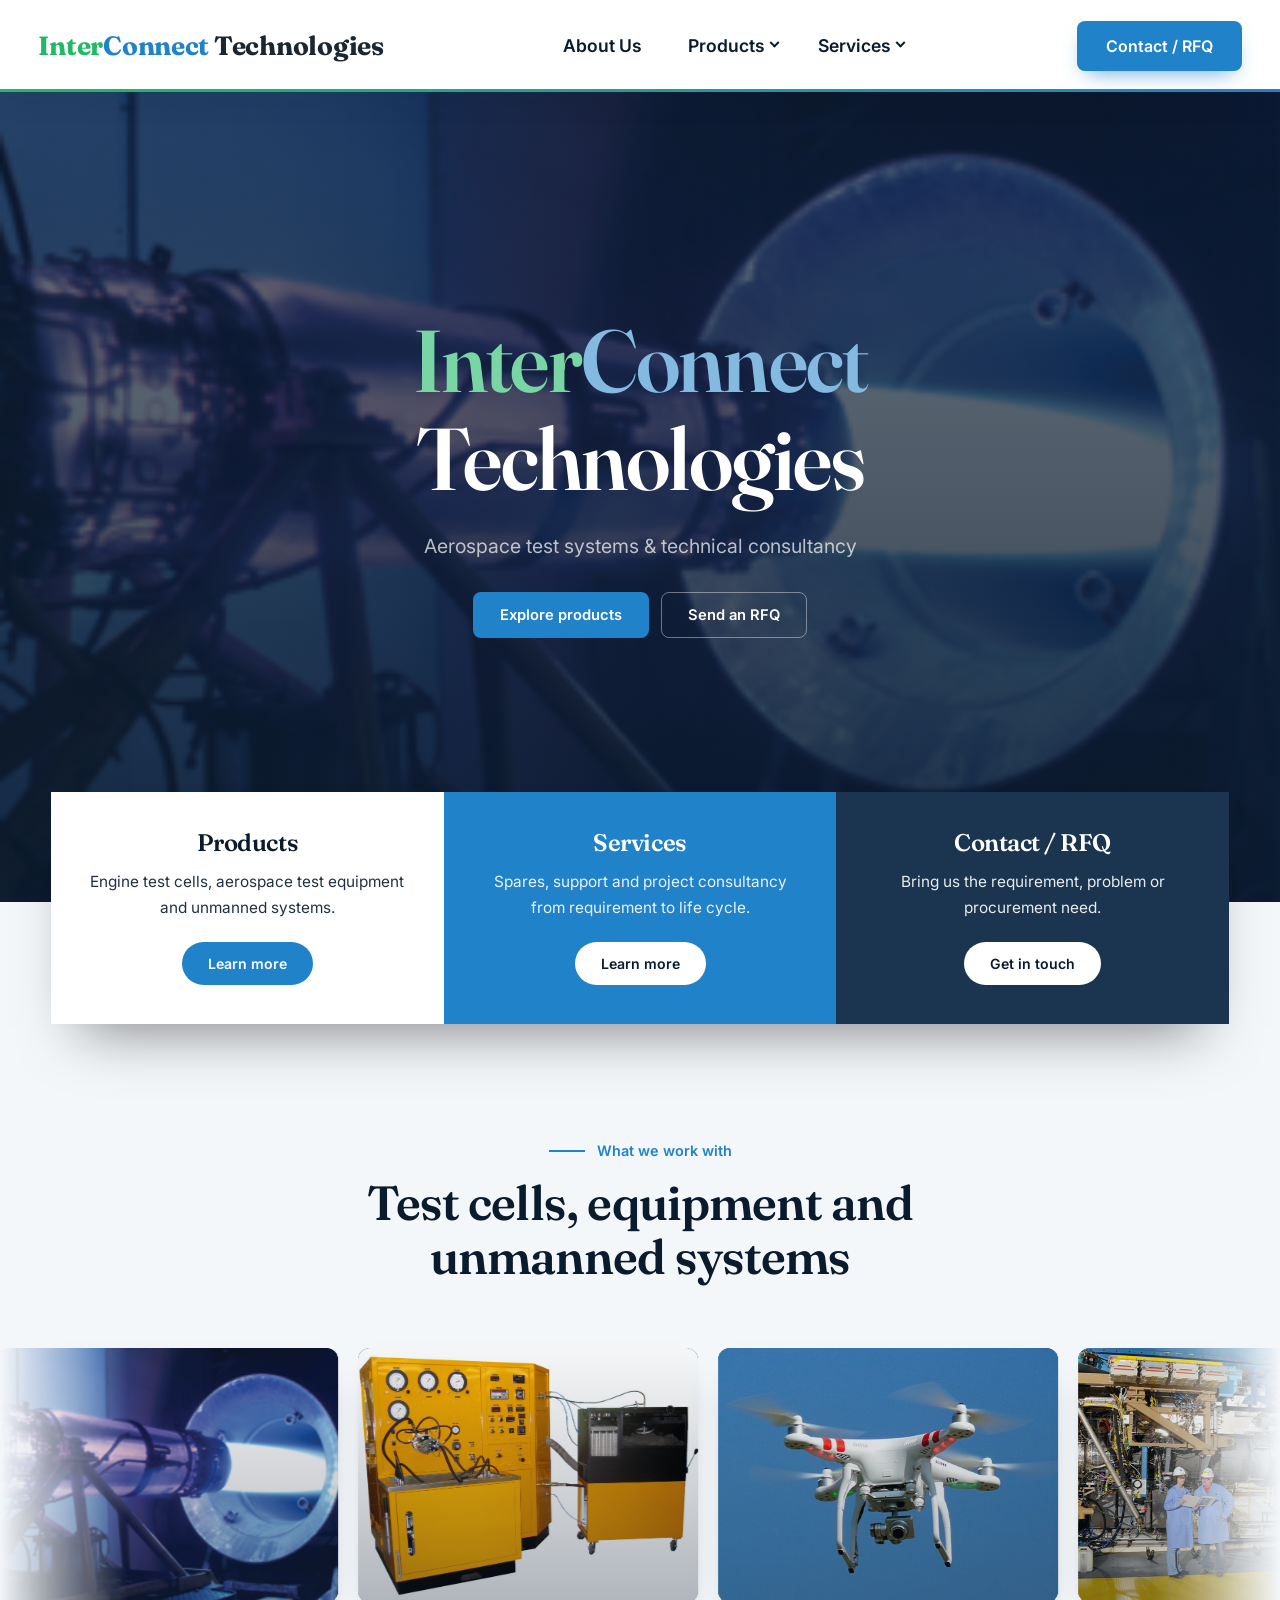
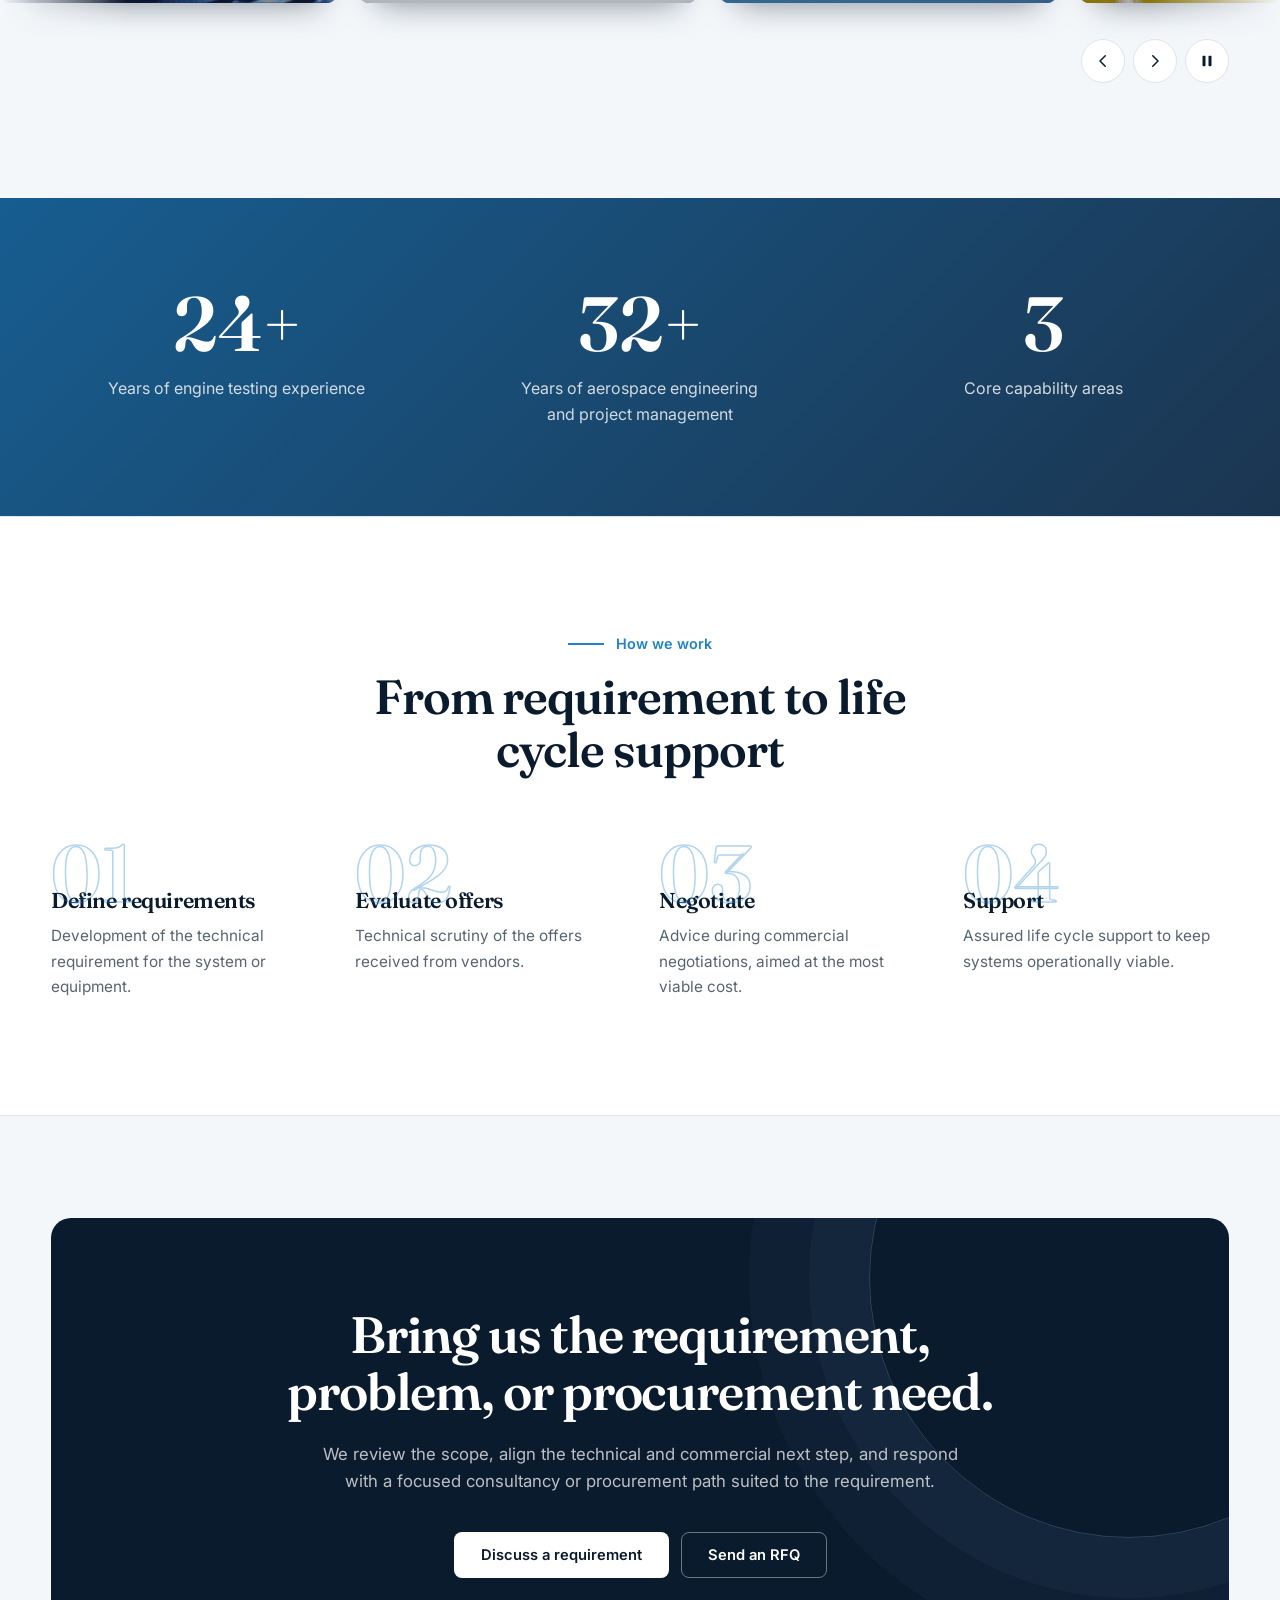
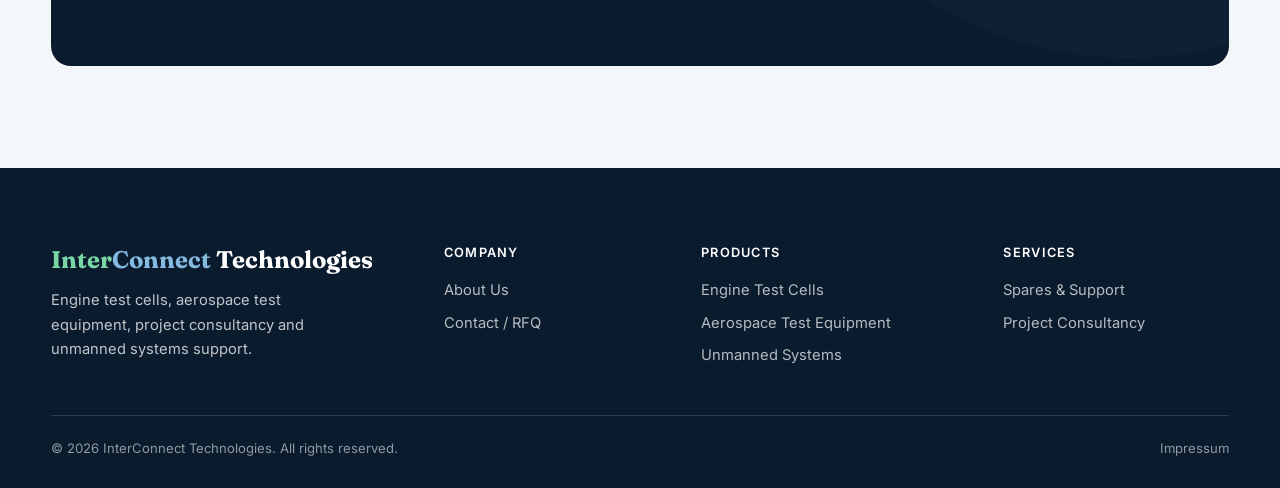
<file: index.html>
<!DOCTYPE html>
<html lang="en">
<head>
    <meta charset="UTF-8">
    <meta name="viewport" content="width=device-width, initial-scale=1.0">
    <meta name="description" content="InterConnect Technologies: engine test cells, aerospace test equipment, consultancy and unmanned systems.">
    <meta name="theme-color" content="#2082c8">
    <title>Aerospace test systems | InterConnect Technologies</title>
    <script>document.documentElement.classList.add('js');</script>
    <link rel="preconnect" href="https://fonts.googleapis.com">
    <link rel="preconnect" href="https://fonts.gstatic.com" crossorigin>
    <link href="https://fonts.googleapis.com/css2?family=Fraunces:opsz,wght@9..144,500;9..144,600&family=Inter:wght@400;500;600;700&display=swap" rel="stylesheet">
    <link rel="stylesheet" href="css/style.css?v=17">
</head>
<body>
    <nav class="navbar" aria-label="Main">
        <div class="nav-container-full">
            <a href="index.html" class="logo-text"><span class="lg-i">Inter</span><span class="lg-c">Connect</span> Technologies</a>
            <ul class="nav-links" id="nav-links">
                <li><a href="about.html">About Us</a></li>
                <li class="has-sub"><a href="products.html">Products</a><button class="sub-toggle" type="button" aria-expanded="false" aria-label="Products submenu"><i class="caret" aria-hidden="true"></i></button>
                    <ul class="sub-menu">
                        <li><a href="products.html#engine">Engine Test Cells</a></li>
                        <li><a href="products.html#equipment">Aerospace Test Equipment</a></li>
                        <li><a href="products.html#unmanned">Unmanned Systems</a></li>
                    </ul></li>
                <li class="has-sub"><a href="services.html">Services</a><button class="sub-toggle" type="button" aria-expanded="false" aria-label="Services submenu"><i class="caret" aria-hidden="true"></i></button>
                    <ul class="sub-menu">
                        <li><a href="services.html#spares">Spares &amp; Support</a></li>
                        <li><a href="services.html#consultancy">Project Consultancy</a></li>
                    </ul></li>
            </ul>
            <div class="nav-right"><a href="contact.html" class="btn btn-primary btn-nav">Contact / RFQ</a></div>
            <button class="nav-toggle" aria-label="Toggle menu" aria-expanded="false" aria-controls="nav-links"><span></span></button>
        </div>
    </nav>
    <main>
        <section class="hero-full">
            <div class="hero-bg ph" data-label="Add hero photo: Img/Engine Test Cell Pic 2.png"><img src="Img/Engine Test Cell Pic 2.png" alt="" onerror="this.style.display='none'"></div>
            <div class="container hero-inner">
                <h1 class="stage-logo rise"><span class="lg-i">Inter</span><span class="lg-c">Connect</span> Technologies</h1>
                <p class="stage-tag rise" style="--d:.15s">Aerospace test systems &amp; technical consultancy</p>
                <div class="hero-cta justify-center rise" style="--d:.3s">
                    <a href="products.html" class="btn btn-primary">Explore products</a>
                    <a href="contact.html?type=rfq" class="btn btn-ghost">Send an RFQ</a>
                </div>
            </div>
        </section>

        <section class="pillars container reveal">
            <a class="pillar" href="products.html"><h3>Products</h3><p>Engine test cells, aerospace test equipment and unmanned systems.</p><span class="pill">Learn more</span></a>
            <a class="pillar" href="services.html"><h3>Services</h3><p>Spares, support and project consultancy from requirement to life cycle.</p><span class="pill">Learn more</span></a>
            <a class="pillar" href="contact.html"><h3>Contact / RFQ</h3><p>Bring us the requirement, problem or procurement need.</p><span class="pill">Get in touch</span></a>
        </section>

        <section class="gallery">
            <div class="section-head-c reveal"><p class="overline justify-center">What we work with</p><h2>Test cells, equipment and unmanned systems</h2></div>
            <div class="carousel" role="region" aria-roledescription="carousel" aria-label="Test cells, equipment and unmanned systems">
                <div class="car-viewport">
                    <!-- 10 image slots. Replace Img/gallery-05.jpg ... gallery-10.jpg with real photos (and give each an alt text). Add or remove <li> items freely. -->
                    <ul class="car-track">
                    <li class="car-slide ph" data-label="Add image: Img/Engine Test Cell Pic 2.png"><img src="Img/Engine Test Cell Pic 2.png" alt="Engine test cell" draggable="false" onerror="this.style.display='none'"></li>
                    <li class="car-slide ph" data-label="Add image: Img/Fuel Tester- Staley.jpg"><img src="Img/Fuel Tester- Staley.jpg" alt="Aerospace test equipment" draggable="false" onerror="this.style.display='none'"></li>
                    <li class="car-slide ph" data-label="Add image: Img/Spying_quadcopter_(cropped).jpg"><img src="Img/Spying_quadcopter_(cropped).jpg" alt="Unmanned aerial system" draggable="false" onerror="this.style.display='none'"></li>
                    <li class="car-slide ph" data-label="Add image: Img/Engine Test Cell pic.jpg"><img src="Img/Engine Test Cell pic.jpg" alt="Engine test facility" draggable="false" onerror="this.style.display='none'"></li>
                    <li class="car-slide ph" data-label="Add image: Img/gallery-05.jpg"><img src="Img/Cabin Leak Tester.jpg" alt="" loading="lazy" draggable="false" onerror="this.style.display='none'"></li>
                    <li class="car-slide ph" data-label="Add image: Img/gallery-06.jpg"><img src="Img/Control Console IAC.jpg" alt="" loading="lazy" draggable="false" onerror="this.style.display='none'"></li>
                    <li class="car-slide ph" data-label="Add image: Img/gallery-07.jpg"><img src="Img/DIUSWAP-USV-1024x683.jpg" alt="" loading="lazy" draggable="false" onerror="this.style.display='none'"></li>
                    <li class="car-slide ph" data-label="Add image: Img/gallery-08.jpg"><img src="Img/Engine Test Cell Pic 2.png" alt="" loading="lazy" draggable="false" onerror="this.style.display='none'"></li>
                    <li class="car-slide ph" data-label="Add image: Img/gallery-09.jpg"><img src="Img/Project Manager in field.jpg" alt="" loading="lazy" draggable="false" onerror="this.style.display='none'"></li>
                    <li class="car-slide ph" data-label="Add image: Img/gallery-10.jpg"><img src="Img/Project Planning.jpg" alt="" loading="lazy" draggable="false" onerror="this.style.display='none'"></li>
                    </ul>
                </div>
                <div class="container car-ctrl">
                    <button class="car-btn" type="button" data-dir="-1" aria-label="Previous images"><svg viewBox="0 0 24 24" aria-hidden="true"><path d="M15 5l-7 7 7 7"/></svg></button>
                    <button class="car-btn" type="button" data-dir="1" aria-label="Next images"><svg viewBox="0 0 24 24" aria-hidden="true"><path d="M9 5l7 7-7 7"/></svg></button>
                    <button class="car-btn car-pause" type="button" aria-pressed="false" aria-label="Pause auto-scroll"><svg class="i-pause" viewBox="0 0 24 24" aria-hidden="true"><rect x="6" y="5" width="4" height="14" rx="1"/><rect x="14" y="5" width="4" height="14" rx="1"/></svg><svg class="i-play" viewBox="0 0 24 24" aria-hidden="true"><path d="M8 5.5v13a1 1 0 0 0 1.5.86l10.5-6.5a1 1 0 0 0 0-1.72L9.5 4.64A1 1 0 0 0 8 5.5z"/></svg></button>
                </div>
            </div>
        </section>

        <section class="stats-band">
            <div class="container stats-row">
                <div><span class="big"><span data-count="30">30</span>+</span><span>Years of engine testing experience</span></div>
                <div><span class="big"><span data-count="40">40</span>+</span><span>Years of aerospace engineering and project management</span></div>
                <div><span class="big"><span data-count="4">4</span></span><span>Core capability areas</span></div>
            </div>
        </section>

        <section class="process">
            <div class="container">
                <div class="section-head-c reveal"><p class="overline justify-center">How we work</p><h2>From requirement to life cycle support</h2></div>
                <div class="steps">
                    <div class="step reveal"><span class="step-n">01</span><h3>Define requirements</h3><p>Development of the technical requirement for the system or equipment.</p></div>
                    <div class="step reveal delay-1"><span class="step-n">02</span><h3>Evaluate offers</h3><p>Technical scrutiny of the offers received from vendors.</p></div>
                    <div class="step reveal"><span class="step-n">03</span><h3>Negotiate</h3><p>Advice during commercial negotiations, aimed at the most viable cost.</p></div>
                    <div class="step reveal delay-1"><span class="step-n">04</span><h3>Support</h3><p>Assured life cycle support to keep systems operationally viable.</p></div>
                </div>
            </div>
        </section>

        <section id="contact" class="bottom-cta">
        <div class="container">
            <div class="cta-panel text-center reveal">
                <h2>Bring us the requirement,<br>problem, or procurement need.</h2>
                <p>We review the scope, align the technical and commercial next step, and respond with a focused consultancy or procurement path suited to the requirement.</p>
                <div class="hero-cta justify-center">
                    <a href="contact.html?type=requirement" class="btn btn-light">Discuss a requirement</a>
                    <a href="contact.html?type=rfq" class="btn btn-ghost">Send an RFQ</a>
                </div>
            </div>
        </div>
    </section>
    </main>

    <footer class="site-footer">
        <div class="container foot-grid">
            <div class="foot-brand">
                <div class="footer-logo"><span class="lg-i">Inter</span><span class="lg-c">Connect</span> Technologies</div>
                <p>Engine test cells, aerospace test equipment, project consultancy and unmanned systems support.</p>
            </div>
            <div><h4>Company</h4><a href="about.html">About Us</a><a href="contact.html">Contact / RFQ</a></div>
            <div><h4>Products</h4><a href="products.html#engine">Engine Test Cells</a><a href="products.html#equipment">Aerospace Test Equipment</a><a href="products.html#unmanned">Unmanned Systems</a></div>
            <div><h4>Services</h4><a href="services.html#spares">Spares &amp; Support</a><a href="services.html#consultancy">Project Consultancy</a></div>
        </div>
        <div class="container foot-base">
            <p class="copyright">&copy; <span id="year"></span> InterConnect Technologies. All rights reserved.</p>
            <a href="#">Impressum</a>
        </div>
    </footer>
    <script src="js/script.js?v=8"></script>
    <script src="js/gallery.js?v=2"></script>
</body>
</html>
</file>
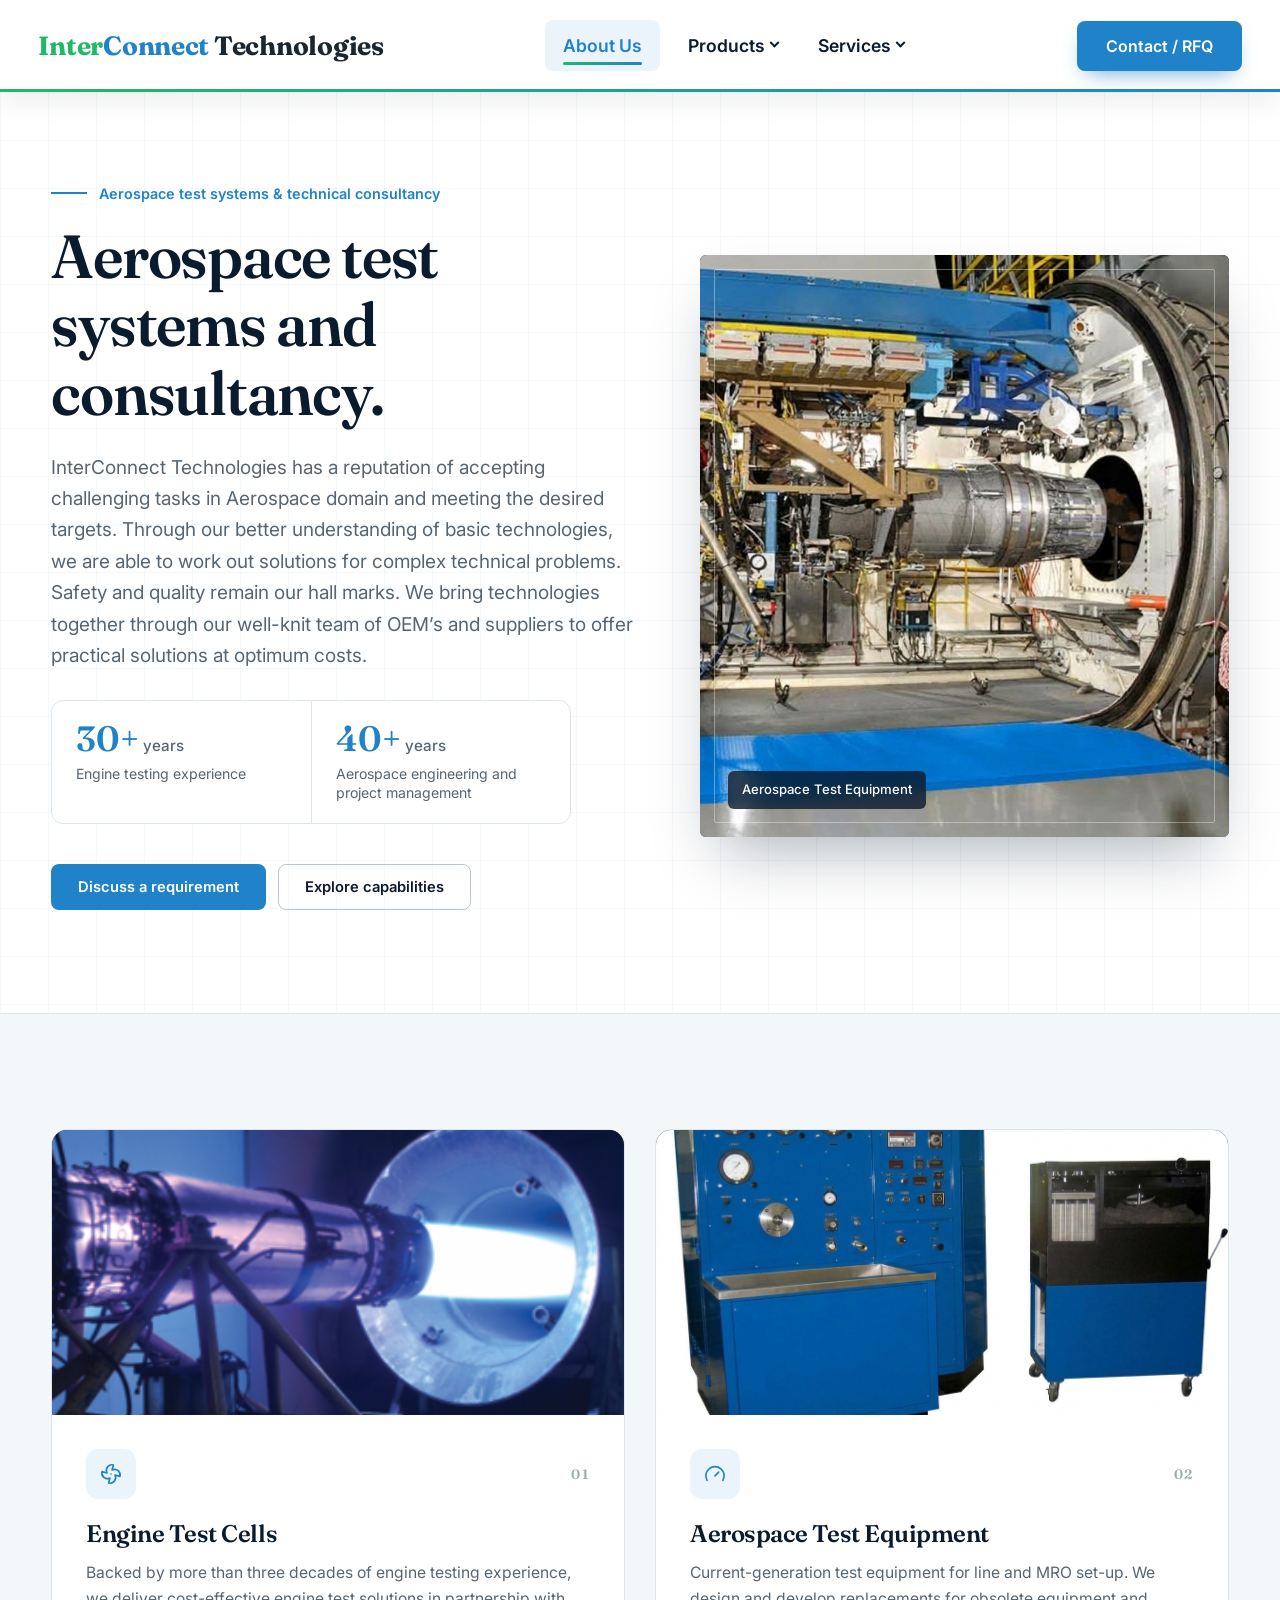
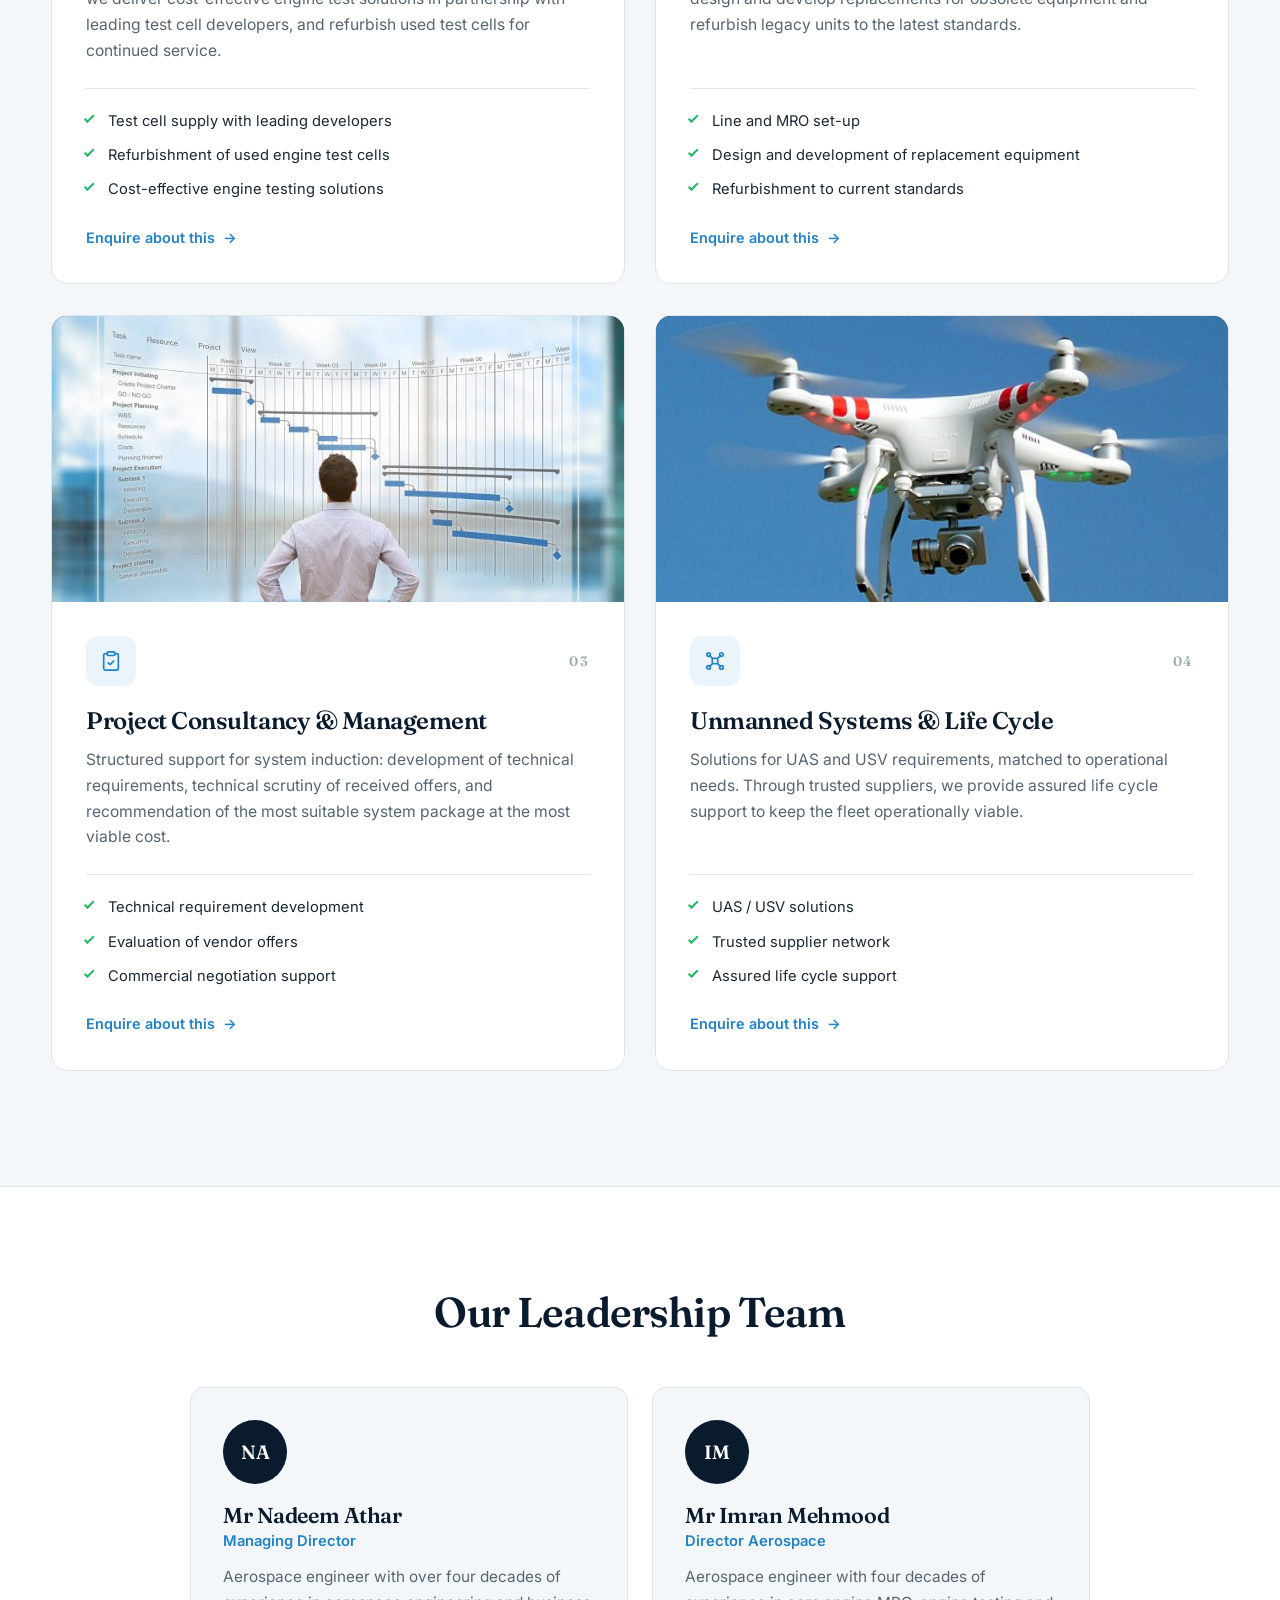
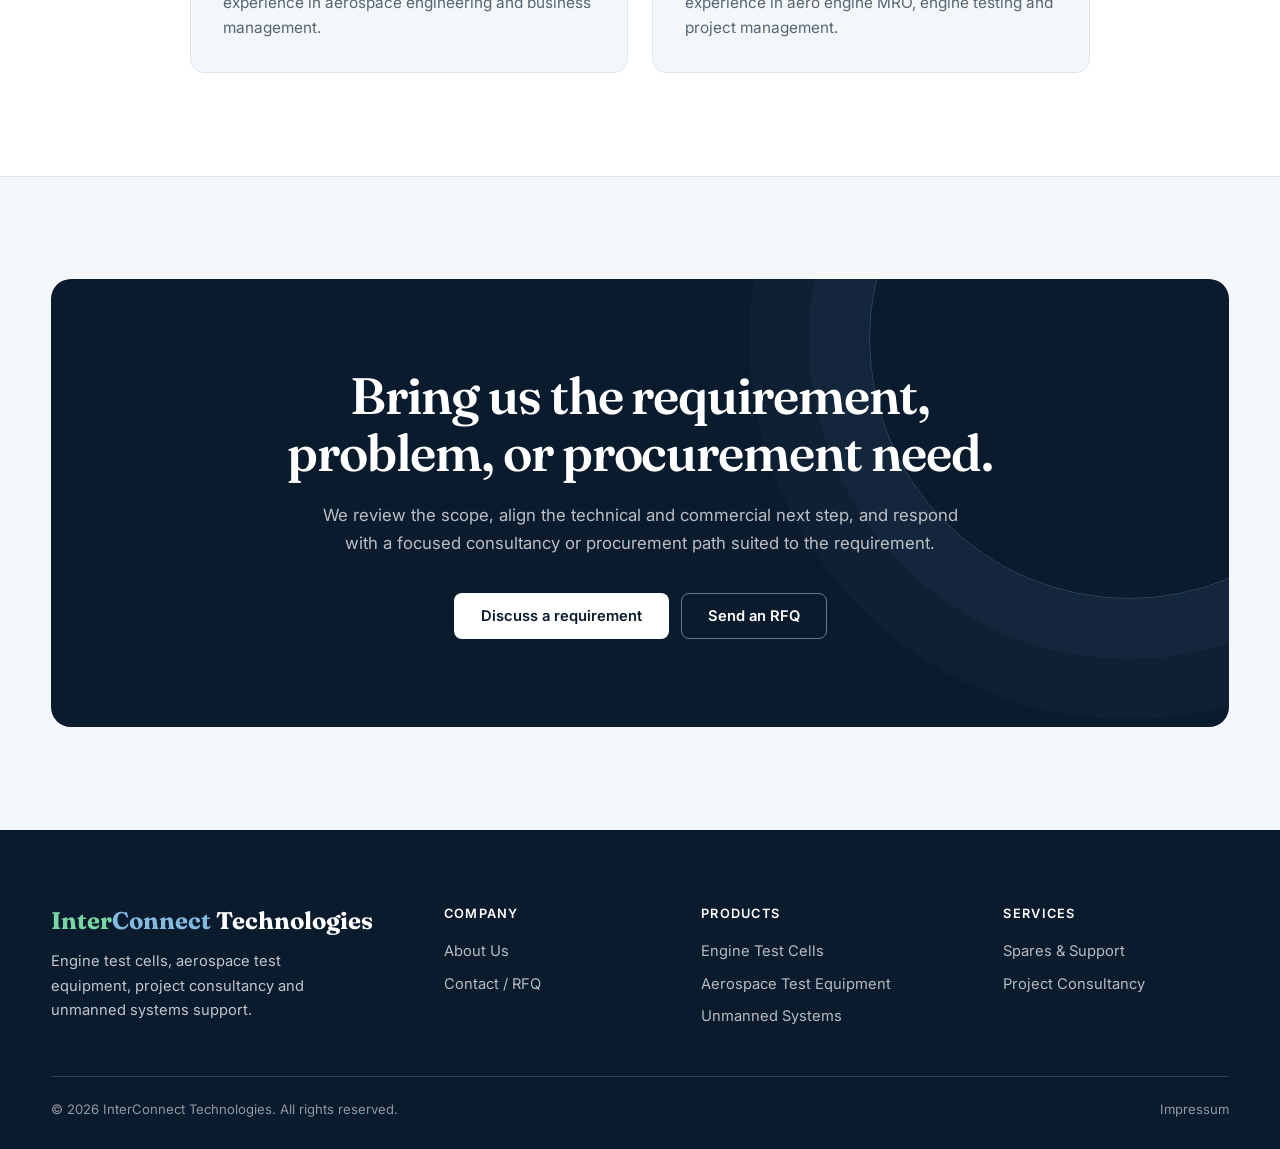
<file: about.html>
<!DOCTYPE html>
<html lang="en">
<head>
    <meta charset="UTF-8">
    <meta name="viewport" content="width=device-width, initial-scale=1.0">
    <meta name="description" content="InterConnect Technologies: engine test cells, aerospace test equipment, project consultancy and unmanned systems support.">
    <meta name="theme-color" content="#2082c8">
    <title>About Us | InterConnect Technologies</title>
    <script>document.documentElement.classList.add('js');</script>
    <link rel="preconnect" href="https://fonts.googleapis.com">
    <link rel="preconnect" href="https://fonts.gstatic.com" crossorigin>
    <link href="https://fonts.googleapis.com/css2?family=Fraunces:opsz,wght@9..144,500;9..144,600&family=Inter:wght@400;500;600;700&display=swap" rel="stylesheet">
    <link rel="stylesheet" href="css/style.css?v=15">
    <style>
        /* Hero list spacing: kept here so it applies even if css/style.css is stale */
        .hero-text h1 { font-size: clamp(2.3rem, 1.1rem + 3.6vw, 3.8rem); }
        .hero-desc { margin-bottom: 28px; }
        .hero-tagline { color: #2082c8; font-weight: 600; font-size: .95rem; margin-bottom: 16px; }
        .hero-points { list-style: none; display: grid; gap: 14px; max-width: 58ch; margin-bottom: 40px; font-size: .96rem; line-height: 1.55; }
        .hero-points li { position: relative; padding-left: 22px; }
        .hero-points li::before { content: ""; position: absolute; left: 1px; top: .62em; width: 6px; height: 6px; border-top: 2px solid #2082c8; border-right: 2px solid #2082c8; transform: rotate(45deg); }
        .stats-grid { margin-bottom: 40px; }
    </style>
</head>
<body>
    <!-- Navbar -->
    <nav class="navbar" aria-label="Main">
        <div class="nav-container-full">
            <a href="index.html" class="logo-text"><span class="lg-i">Inter</span><span class="lg-c">Connect</span> Technologies</a>
            <ul class="nav-links" id="nav-links">
                <li><a href="about.html" class="active" aria-current="page">About Us</a></li>
                <li class="has-sub"><a href="products.html">Products</a><button class="sub-toggle" type="button" aria-expanded="false" aria-label="Products submenu"><i class="caret" aria-hidden="true"></i></button>
                    <ul class="sub-menu">
                        <li><a href="products.html#engine">Engine Test Cells</a></li>
                        <li><a href="products.html#equipment">Aerospace Test Equipment</a></li>
                        <li><a href="products.html#unmanned">Unmanned Systems</a></li>
                    </ul></li>
                <li class="has-sub"><a href="services.html">Services</a><button class="sub-toggle" type="button" aria-expanded="false" aria-label="Services submenu"><i class="caret" aria-hidden="true"></i></button>
                    <ul class="sub-menu">
                        <li><a href="services.html#spares">Spares &amp; Support</a></li>
                        <li><a href="services.html#consultancy">Project Consultancy</a></li>
                    </ul></li>
            </ul>
            <div class="nav-right"><a href="contact.html" class="btn btn-primary btn-nav">Contact / RFQ</a></div>
            <button class="nav-toggle" aria-label="Toggle menu" aria-expanded="false" aria-controls="nav-links"><span></span></button>
        </div>
    </nav>

    <!-- Hero -->
    <section id="home" class="hero">
        <div class="container hero-split">
            <div class="hero-text">
                <p class="overline rise" style="--d:.05s">Aerospace test systems &amp; technical consultancy</p>
                <h1 class="rise" style="--d:.15s">Aerospace test systems and consultancy.</h1>
                <p class="hero-desc rise" style="--d:.3s">InterConnect Technologies has a reputation of accepting challenging tasks in Aerospace domain and meeting the desired targets. Through our better understanding of basic technologies, we are able to work out solutions for complex technical problems. Safety and quality remain our hall marks. We bring technologies together through our well-knit team of OEM’s and suppliers to offer practical solutions at optimum costs.</p>
                
                <div class="stats-grid rise" style="--d:.45s">
                    <div class="stat-item">
                        <span class="stat-number"><span data-count="30">30</span>+<small>years</small></span>
                        <span class="stat-text">Engine testing experience</span>
                    </div>
                    <div class="stat-item">
                        <span class="stat-number"><span data-count="40">40</span>+<small>years</small></span>
                        <span class="stat-text">Aerospace engineering and project management</span>
                    </div>
                </div>

                <div class="hero-cta rise" style="--d:.6s">
                    <a href="contact.html?type=requirement" class="btn btn-primary">Discuss a requirement</a>
                    <a href="#business" class="btn btn-secondary">Explore capabilities</a>
                </div>
            </div>

            <div class="hero-visual rise" style="--d:.3s">
                <div class="hero-img-wrapper ph" data-label="Add image: Img/aerospace-component.jpg">
                    <img src="Img/EngineTestCellGen.jpg" alt="Engine Test-Bed " onerror="this.style.display='none'">
                    <div class="img-overlay-badge">Aerospace Test Equipment</div>
                </div>
            </div>
        </div>
    </section>

    <!-- Business areas -->
    <section id="business" class="business-areas">
        <div class="container">
            

            <div class="card-grid">
                <div class="card reveal" id="engine">
                    <div class="card-img-wrapper ph" data-label="Add image: Img/engine-test-cells.jpg">
                        <img src="Img/Engine Test Cell Pic 2.png" alt="Engine test cells" onerror="this.style.display='none'">
                    </div>
                    <div class="card-body">
                        <div class="card-top"><span class="icon"><svg viewBox="0 0 24 24" width="22" height="22" fill="none" stroke="currentColor" stroke-width="1.8" stroke-linecap="round" stroke-linejoin="round" aria-hidden="true"><path d="M10.827 16.379a6.082 6.082 0 0 1-8.618-7.002l5.412 1.45a6.082 6.082 0 0 1 7.002-8.618l-1.45 5.412a6.082 6.082 0 0 1 8.618 7.002l-5.412-1.45a6.082 6.082 0 0 1-7.002 8.618l1.45-5.412Z"/><path d="M12 12v.01"/></svg></span><span class="card-num">01</span></div>
                        <h3>Engine Test Cells</h3>
                        <p>Backed by more than three decades of engine testing experience, we deliver cost-effective engine test solutions in partnership with leading test cell developers, and refurbish used test cells for continued service.</p>
                        <ul class="card-list">
                            <li>Test cell supply with leading developers</li>
                            <li>Refurbishment of used engine test cells</li>
                            <li>Cost-effective engine testing solutions</li></ul>
                        <a class="card-link" href="contact.html?type=requirement&amp;area=Engine%20Test%20Cells">Enquire about this <span aria-hidden="true">&rarr;</span></a>
                    </div>
                </div>

                <div class="card reveal delay-1" id="equipment">
                    <div class="card-img-wrapper ph" data-label="Add image: Img/aerospace-test-equipment.jpg">
                        <img src="Img/FuelTesterGen.jpg" alt="Aerospace test equipment" onerror="this.style.display='none'">
                    </div>
                    <div class="card-body">
                        <div class="card-top"><span class="icon"><svg viewBox="0 0 24 24" width="22" height="22" fill="none" stroke="currentColor" stroke-width="1.8" stroke-linecap="round" stroke-linejoin="round" aria-hidden="true"><path d="m12 14 4-4"/><path d="M3.34 19a10 10 0 1 1 17.32 0"/></svg></span><span class="card-num">02</span></div>
                        <h3>Aerospace Test Equipment</h3>
                        <p>Current-generation test equipment for line and MRO set-up. We design and develop replacements for obsolete equipment and refurbish legacy units to the latest standards.</p>
                        <ul class="card-list">
                            <li>Line and MRO set-up</li>
                            <li>Design and development of replacement equipment</li>
                            <li>Refurbishment to current standards</li></ul>
                        <a class="card-link" href="contact.html?type=requirement&amp;area=Aerospace%20Test%20Equipment">Enquire about this <span aria-hidden="true">&rarr;</span></a>
                    </div>
                </div>

                <div class="card reveal" id="consultancy">
                    <div class="card-img-wrapper ph" data-label="Add image: Img/project-consultancy.jpg">
                        <img src="Img/Project Manager.jpg" alt="Project consultancy" onerror="this.style.display='none'">
                    </div>
                    <div class="card-body">
                        <div class="card-top"><span class="icon"><svg viewBox="0 0 24 24" width="22" height="22" fill="none" stroke="currentColor" stroke-width="1.8" stroke-linecap="round" stroke-linejoin="round" aria-hidden="true"><rect width="8" height="4" x="8" y="2" rx="1"/><path d="M16 4h2a2 2 0 0 1 2 2v14a2 2 0 0 1-2 2H6a2 2 0 0 1-2-2V6a2 2 0 0 1 2-2h2"/><path d="m9 14 2 2 4-4"/></svg></span><span class="card-num">03</span></div>
                        <h3>Project Consultancy &amp; Management</h3>
                        <p>Structured support for system induction: development of technical requirements, technical scrutiny of received offers, and recommendation of the most suitable system package at the most viable cost.</p>
                        <ul class="card-list">
                            <li>Technical requirement development</li>
                            <li>Evaluation of vendor offers</li>
                            <li>Commercial negotiation support</li></ul>
                        <a class="card-link" href="contact.html?type=requirement&amp;area=Project%20Consultancy%20%26%20Management">Enquire about this <span aria-hidden="true">&rarr;</span></a>
                    </div>
                </div>

                <div class="card reveal delay-1" id="unmanned">
                    <div class="card-img-wrapper ph" data-label="Add image: Img/unmanned-systems.jpg">
                        <img src="Img/Spying_quadcopter_(cropped).jpg" alt="Unmanned systems" onerror="this.style.display='none'">
                    </div>
                    <div class="card-body">
                        <div class="card-top"><span class="icon"><svg viewBox="0 0 24 24" width="22" height="22" fill="none" stroke="currentColor" stroke-width="1.8" stroke-linecap="round" stroke-linejoin="round" aria-hidden="true"><rect x="9" y="9" width="6" height="6" rx="1.5"/><path d="M9.5 9.5 6 6M14.5 9.5 18 6M9.5 14.5 6 18M14.5 14.5 18 18"/><circle cx="5" cy="5" r="2"/><circle cx="19" cy="5" r="2"/><circle cx="5" cy="19" r="2"/><circle cx="19" cy="19" r="2"/></svg></span><span class="card-num">04</span></div>
                        <h3>Unmanned Systems &amp; Life Cycle</h3>
                        <p>Solutions for UAS and USV requirements, matched to operational needs. Through trusted suppliers, we provide assured life cycle support to keep the fleet operationally viable.</p>
                        <ul class="card-list">
                            <li>UAS / USV solutions</li>
                            <li>Trusted supplier network</li>
                            <li>Assured life cycle support</li></ul>
                        <a class="card-link" href="contact.html?type=requirement&amp;area=Unmanned%20Systems%20%26%20Life%20Cycle">Enquire about this <span aria-hidden="true">&rarr;</span></a>
                    </div>
                </div>
            </div>
        </div>
    </section>

    <!-- Team -->
    <section id="team" class="team-section">
        <div class="container reveal">
            <h2>Our Leadership Team</h2>
            <div class="team-grid">
                <div class="team-member">
                    <div class="avatar" aria-hidden="true">NA</div>
                    <h3>Mr Nadeem Athar</h3>
                    <h4>Managing Director</h4>
                    <p>Aerospace engineer with over four decades of experience in aerospace engineering and business management.</p>
                </div>
                <div class="team-member">
                    <div class="avatar" aria-hidden="true">IM</div>
                    <h3>Mr Imran Mehmood</h3>
                    <h4>Director Aerospace</h4>
                    <p>Aerospace engineer with four decades of experience in aero engine MRO, engine testing and project management.</p>
                </div>
            </div>
        </div>
    </section>

    <!-- Contact CTA -->
    <section id="contact" class="bottom-cta">
        <div class="container">
            <div class="cta-panel text-center reveal">
                <h2>Bring us the requirement,<br>problem, or procurement need.</h2>
                <p>We review the scope, align the technical and commercial next step, and respond with a focused consultancy or procurement path suited to the requirement.</p>
                <div class="hero-cta justify-center">
                    <a href="contact.html?type=requirement" class="btn btn-light">Discuss a requirement</a>
                    <a href="contact.html?type=rfq" class="btn btn-ghost">Send an RFQ</a>
                </div>
            </div>
        </div>
    </section>

    <footer class="site-footer">
        <div class="container foot-grid">
            <div class="foot-brand">
                <div class="footer-logo"><span class="lg-i">Inter</span><span class="lg-c">Connect</span> Technologies</div>
                <p>Engine test cells, aerospace test equipment, project consultancy and unmanned systems support.</p>
            </div>
            <div><h4>Company</h4><a href="about.html">About Us</a><a href="contact.html">Contact / RFQ</a></div>
            <div><h4>Products</h4><a href="products.html#engine">Engine Test Cells</a><a href="products.html#equipment">Aerospace Test Equipment</a><a href="products.html#unmanned">Unmanned Systems</a></div>
            <div><h4>Services</h4><a href="services.html#spares">Spares &amp; Support</a><a href="services.html#consultancy">Project Consultancy</a></div>
        </div>
        <div class="container foot-base">
            <p class="copyright">&copy; <span id="year"></span> InterConnect Technologies. All rights reserved.</p>
            <a href="#">Impressum</a>
        </div>
    </footer>

    <script src="js/script.js?v=8"></script>
</body>
</html>
</file>
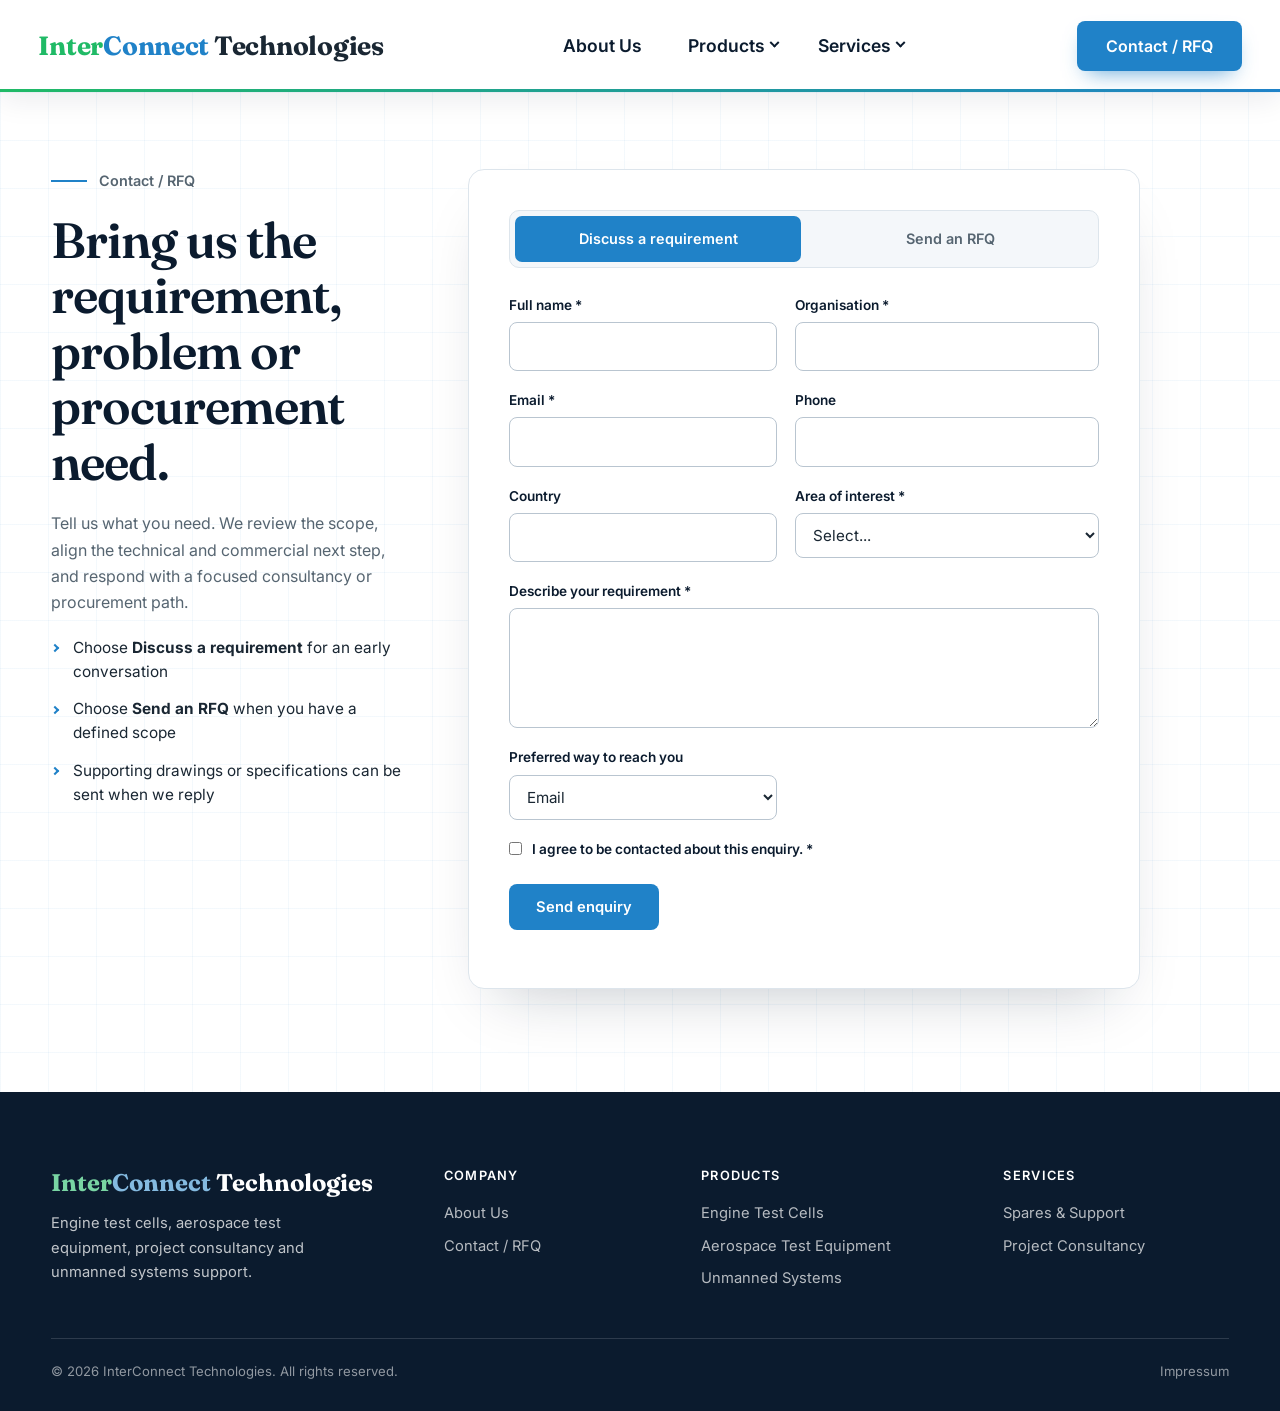
<file: contact.html>
<!DOCTYPE html>
<html lang="en">
<head>
    <meta charset="UTF-8">
    <meta name="viewport" content="width=device-width, initial-scale=1.0">
    <meta name="description" content="Discuss a requirement or send an RFQ to InterConnect Technologies.">
    <meta name="theme-color" content="#2082c8">
    <title>Contact / RFQ | InterConnect Technologies</title>
    <script>document.documentElement.classList.add('js');</script>
    <link rel="preconnect" href="https://fonts.googleapis.com">
    <link rel="preconnect" href="https://fonts.gstatic.com" crossorigin>
    <link href="https://fonts.googleapis.com/css2?family=Fraunces:opsz,wght@9..144,500;9..144,600&family=Inter:wght@400;500;600;700&display=swap" rel="stylesheet">
    <link rel="stylesheet" href="css/style.css?v=15">
</head>
<body>
    <nav class="navbar" aria-label="Main">
        <div class="nav-container-full">
            <a href="index.html" class="logo-text"><span class="lg-i">Inter</span><span class="lg-c">Connect</span> Technologies</a>
            <ul class="nav-links" id="nav-links">
                <li><a href="about.html">About Us</a></li>
                <li class="has-sub"><a href="products.html">Products</a><button class="sub-toggle" type="button" aria-expanded="false" aria-label="Products submenu"><i class="caret" aria-hidden="true"></i></button>
                    <ul class="sub-menu">
                        <li><a href="products.html#engine">Engine Test Cells</a></li>
                        <li><a href="products.html#equipment">Aerospace Test Equipment</a></li>
                        <li><a href="products.html#unmanned">Unmanned Systems</a></li>
                    </ul></li>
                <li class="has-sub"><a href="services.html">Services</a><button class="sub-toggle" type="button" aria-expanded="false" aria-label="Services submenu"><i class="caret" aria-hidden="true"></i></button>
                    <ul class="sub-menu">
                        <li><a href="services.html#spares">Spares &amp; Support</a></li>
                        <li><a href="services.html#consultancy">Project Consultancy</a></li>
                    </ul></li>
            </ul>
            <div class="nav-right"><a href="contact.html" class="btn btn-primary btn-nav">Contact / RFQ</a></div>
            <button class="nav-toggle" aria-label="Toggle menu" aria-expanded="false" aria-controls="nav-links"><span></span></button>
        </div>
    </nav>

    <main class="contact-page">
        <div class="container contact-wrap">
            <div class="contact-intro">
                <p class="overline">Contact / RFQ</p>
                <h1>Bring us the requirement, problem or procurement need.</h1>
                <p>Tell us what you need. We review the scope, align the technical and commercial next step, and respond with a focused consultancy or procurement path.</p>
                <ul class="hero-points">
                    <li>Choose <strong>Discuss a requirement</strong> for an early conversation</li>
                    <li>Choose <strong>Send an RFQ</strong> when you have a defined scope</li>
                    <li>Supporting drawings or specifications can be sent when we reply</li>
                </ul>
            </div>

            <div class="form-card">
                <form id="rfq-form" novalidate>
                    <div class="type-switch" role="radiogroup" aria-label="Request type">
                        <input type="radio" id="t-requirement" name="request_type" value="requirement" checked>
                        <label for="t-requirement">Discuss a requirement</label>
                        <input type="radio" id="t-rfq" name="request_type" value="rfq">
                        <label for="t-rfq">Send an RFQ</label>
                    </div>

                    <div class="form-grid">
                        <div class="field"><label for="name">Full name *</label><input id="name" name="name" required autocomplete="name"></div>
                        <div class="field"><label for="organisation">Organisation *</label><input id="organisation" name="organisation" required autocomplete="organization"></div>
                        <div class="field"><label for="email">Email *</label><input id="email" name="email" type="email" required autocomplete="email"></div>
                        <div class="field"><label for="phone">Phone</label><input id="phone" name="phone" type="tel" autocomplete="tel"></div>
                        <div class="field"><label for="country">Country</label><input id="country" name="country" autocomplete="country-name"></div>
                        <div class="field">
                            <label for="area">Area of interest *</label>
                            <select id="area" name="area" required>
                                <option value="">Select...</option>
                                <option>Engine Test Cells</option>
                                <option>Aerospace Test Equipment</option>
                                <option>Project Consultancy &amp; Management</option>
                                <option>Unmanned Systems &amp; Life Cycle</option>
                                <option>Spares &amp; Support</option>
                                <option>Other</option>
                            </select>
                        </div>

                        <!-- Changes with the selected area of interest -->
                        <div class="field full" id="detail-wrap" hidden>
                            <label for="detail" id="detail-label">Details</label>
                            <input id="detail" name="area_details" disabled>
                        </div>

                        <!-- Requirement only -->
                        <div class="field full" data-only="requirement">
                            <label for="message">Describe your requirement *</label>
                            <textarea id="message" name="requirement" required></textarea>
                        </div>
                        <div class="field" data-only="requirement">
                            <label for="contact_pref">Preferred way to reach you</label>
                            <select id="contact_pref" name="preferred_contact"><option>Email</option><option>Phone</option><option>Video call</option></select>
                        </div>

                        <!-- RFQ only -->
                        <div class="field full" data-only="rfq" hidden>
                            <label for="scope">Scope / technical specification *</label>
                            <textarea id="scope" name="rfq_scope" required disabled></textarea>
                        </div>
                        <div class="field" data-only="rfq" hidden><label for="quantity">Quantity</label><input id="quantity" name="quantity" disabled></div>
                        <div class="field" data-only="rfq" hidden><label for="delivery">Required delivery date</label><input id="delivery" name="delivery_date" type="date" disabled></div>
                        <div class="field" data-only="rfq" hidden>
                            <label for="supply">New supply or refurbishment</label>
                            <select id="supply" name="supply_type" disabled><option>Not sure yet</option><option>New supply</option><option>Refurbishment</option><option>Both</option></select>
                        </div>
                        <div class="field" data-only="rfq" hidden><label for="budget">Indicative budget (optional)</label><input id="budget" name="budget" disabled></div>

                        <div class="field full hp" aria-hidden="true"><label for="_honey">Leave blank</label><input id="_honey" name="_honey" tabindex="-1" autocomplete="off"></div>

                        <div class="field full">
                            <label class="consent"><input type="checkbox" id="consent" name="consent" value="yes" required> <span>I agree to be contacted about this enquiry. *</span></label>
                        </div>
                    </div>

                    <div class="form-actions">
                        <button type="submit" class="btn btn-primary" id="submit-btn">Send enquiry</button>
                    </div>
                    <p class="form-status" id="form-status" role="status" aria-live="polite"></p>
                </form>

                <div class="form-success" id="form-success" hidden>
                    <h2>Thank you, we have your enquiry.</h2>
                    <p>We will review it and get back to you by email.</p>
                    <button type="button" class="btn btn-secondary" id="again-btn">Send another</button>
                </div>
            </div>
        </div>
    </main>

    <footer class="site-footer">
        <div class="container foot-grid">
            <div class="foot-brand">
                <div class="footer-logo"><span class="lg-i">Inter</span><span class="lg-c">Connect</span> Technologies</div>
                <p>Engine test cells, aerospace test equipment, project consultancy and unmanned systems support.</p>
            </div>
            <div><h4>Company</h4><a href="about.html">About Us</a><a href="contact.html">Contact / RFQ</a></div>
            <div><h4>Products</h4><a href="products.html#engine">Engine Test Cells</a><a href="products.html#equipment">Aerospace Test Equipment</a><a href="products.html#unmanned">Unmanned Systems</a></div>
            <div><h4>Services</h4><a href="services.html#spares">Spares &amp; Support</a><a href="services.html#consultancy">Project Consultancy</a></div>
        </div>
        <div class="container foot-base">
            <p class="copyright">&copy; <span id="year"></span> InterConnect Technologies. All rights reserved.</p>
            <a href="#">Impressum</a>
        </div>
    </footer>

    <script src="js/config.js"></script>
    <script src="js/script.js?v=8"></script>
    <script src="js/contact.js"></script>
</body>
</html>
</file>
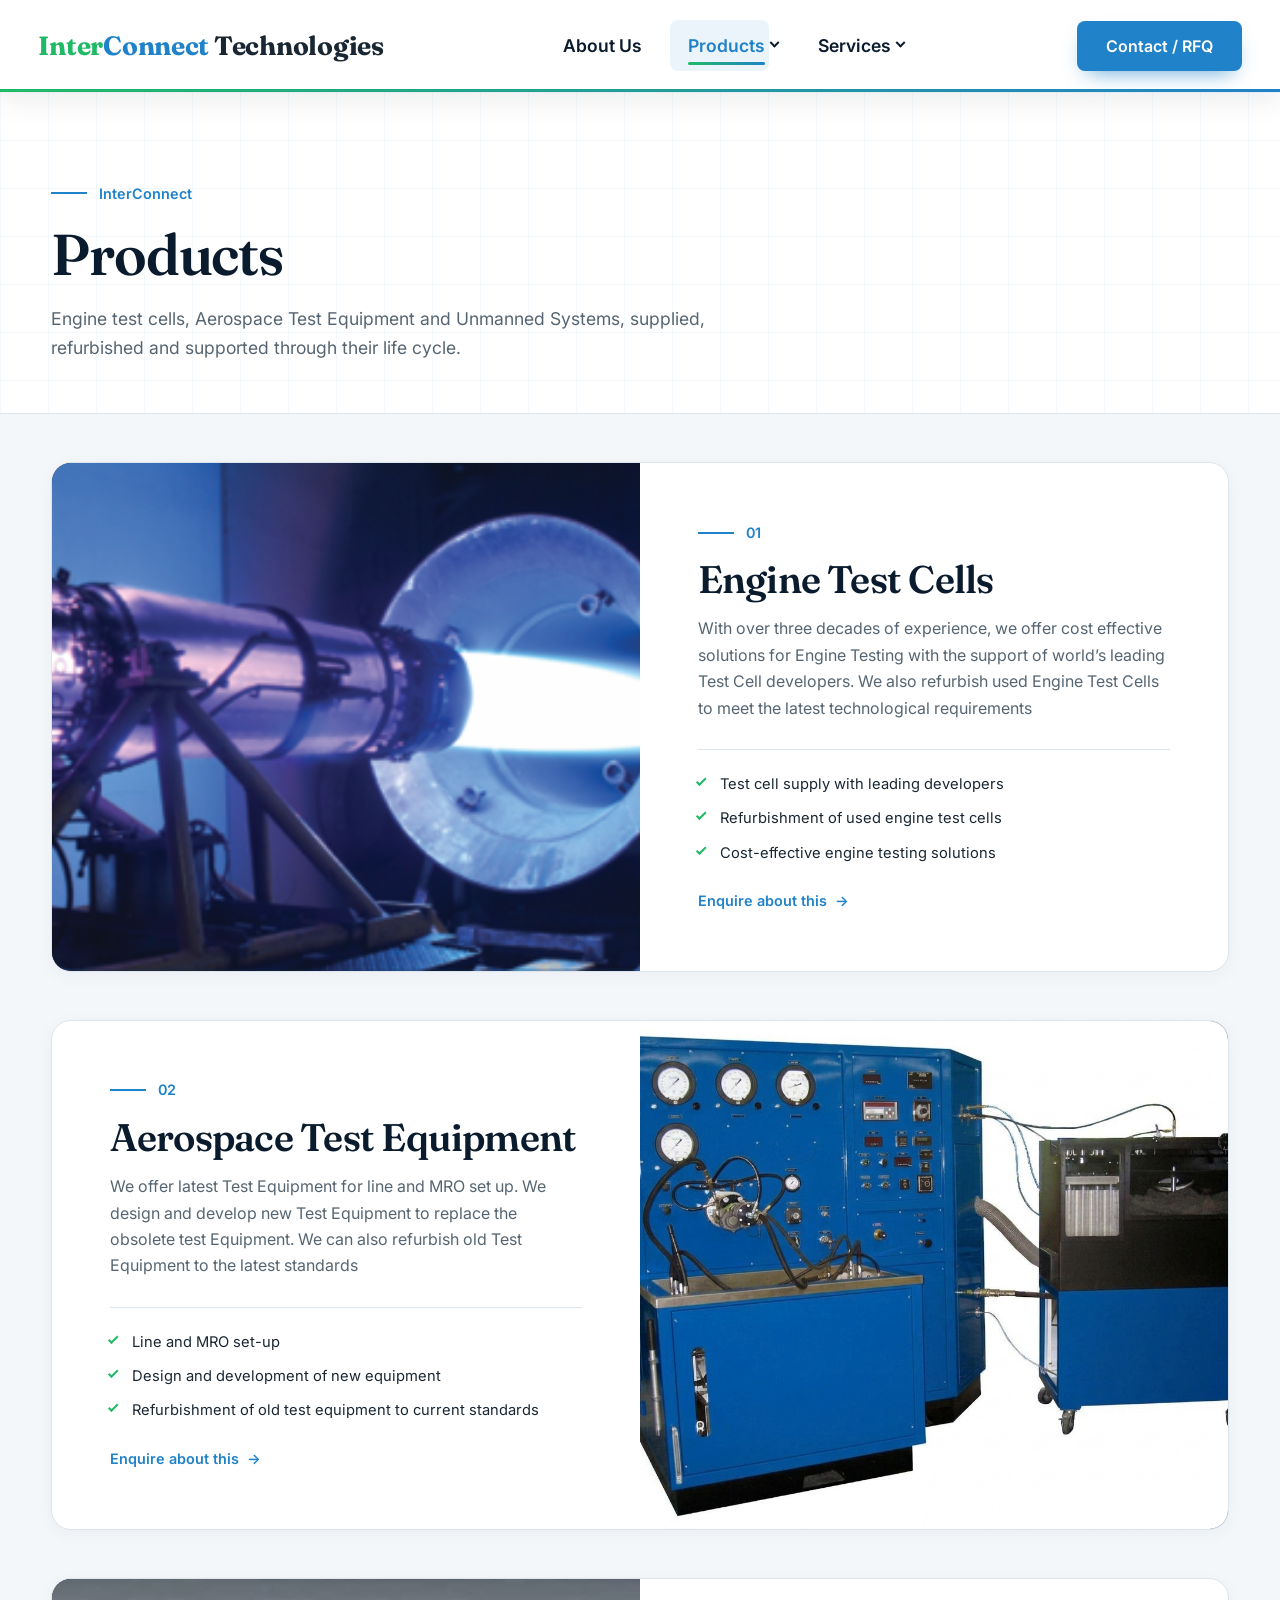
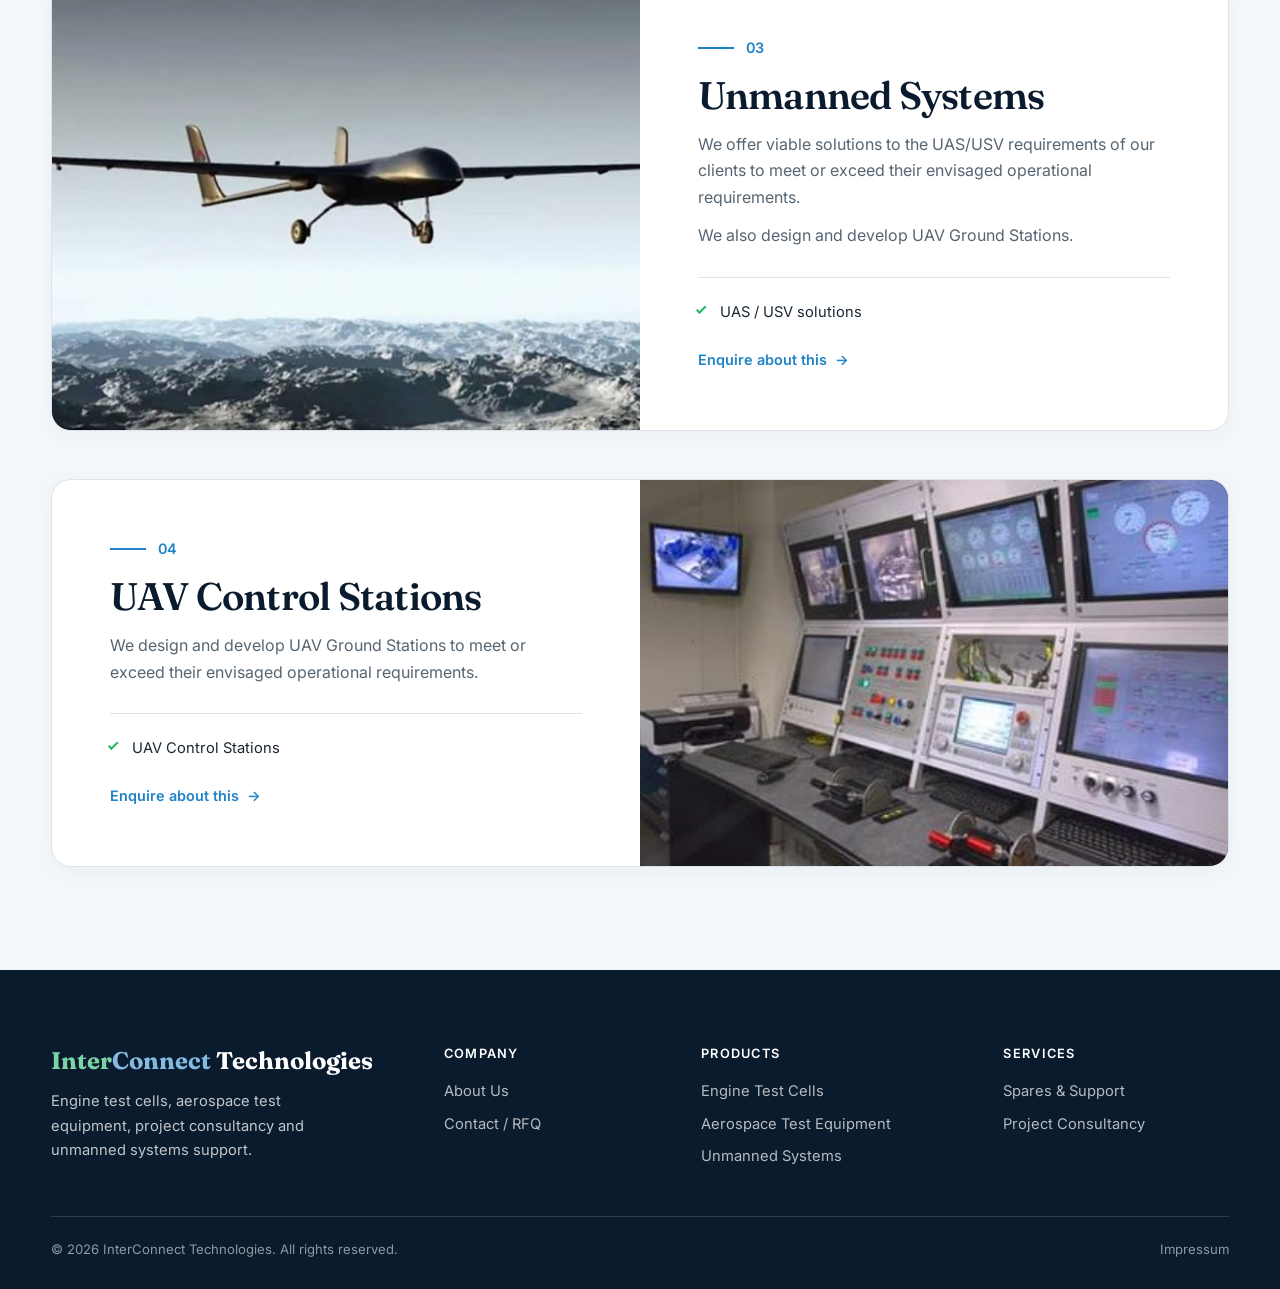
<file: products.html>
<!DOCTYPE html>
<html lang="en">
<head>
    <meta charset="UTF-8">
    <meta name="viewport" content="width=device-width, initial-scale=1.0">
    <meta name="description" content="Engine test cells, aerospace test equipment and unmanned systems, supplied, refurbished and supported through their life cycle.">
    <meta name="theme-color" content="#2082c8">
    <title>Products | InterConnect Technologies</title>
    <script>document.documentElement.classList.add('js');</script>
    <link rel="preconnect" href="https://fonts.googleapis.com">
    <link rel="preconnect" href="https://fonts.gstatic.com" crossorigin>
    <link href="https://fonts.googleapis.com/css2?family=Fraunces:opsz,wght@9..144,500;9..144,600&family=Inter:wght@400;500;600;700&display=swap" rel="stylesheet">
    <link rel="stylesheet" href="css/style.css?v=18">
</head>
<body>
    <nav class="navbar" aria-label="Main">
        <div class="nav-container-full">
            <a href="index.html" class="logo-text"><span class="lg-i">Inter</span><span class="lg-c">Connect</span> Technologies</a>
            <ul class="nav-links" id="nav-links">
                <li><a href="about.html">About Us</a></li>
                <li class="has-sub"><a href="products.html" class="active" aria-current="page">Products</a><button class="sub-toggle" type="button" aria-expanded="false" aria-label="Products submenu"><i class="caret" aria-hidden="true"></i></button>
                    <ul class="sub-menu">
                        <li><a href="products.html#engine">Engine Test Cells</a></li>
                        <li><a href="products.html#equipment">Aerospace Test Equipment</a></li>
                        <li><a href="products.html#unmanned">Unmanned Systems</a></li>
                    </ul></li>
                <li class="has-sub"><a href="services.html">Services</a><button class="sub-toggle" type="button" aria-expanded="false" aria-label="Services submenu"><i class="caret" aria-hidden="true"></i></button>
                    <ul class="sub-menu">
                        <li><a href="services.html#spares">Spares &amp; Support</a></li>
                        <li><a href="services.html#consultancy">Project Consultancy</a></li>
                    </ul></li>
            </ul>
            <div class="nav-right"><a href="contact.html" class="btn btn-primary btn-nav">Contact / RFQ</a></div>
            <button class="nav-toggle" aria-label="Toggle menu" aria-expanded="false" aria-controls="nav-links"><span></span></button>
        </div>
    </nav>
    <header class="page-head"><div class="container">
        <p class="overline">InterConnect</p>
        <h1>Products</h1>
        <p>Engine test cells, Aerospace Test Equipment and Unmanned Systems, supplied, refurbished and supported through their life cycle.</p>
    </div></header>
    <main>
    <section class="feature container reveal" id="engine">
        <div class="ph" data-label="Add image: Img/Engine Test Cell Pic 2.png"><img src="Img/Engine Test Cell Pic 2.png" alt="Engine Test Cells" onerror="this.style.display='none'"></div>
        <div>
            <p class="overline">01</p>
            <h2>Engine Test Cells</h2>
            <p>With over three decades of experience, we offer cost effective solutions for Engine Testing with the support of world’s leading Test Cell developers. We also refurbish used Engine Test Cells to meet the latest technological requirements</p>
            <ul class="card-list"><li>Test cell supply with leading developers</li><li>Refurbishment of used engine test cells</li><li>Cost-effective engine testing solutions</li></ul>
            <a class="card-link" href="contact.html?type=requirement&amp;area=Engine%20Test%20Cells">Enquire about this <span aria-hidden="true">&rarr;</span></a>
        </div>
    </section>
    <section class="feature container reveal" id="equipment">
        <div class="ph" data-label="Add image: Img/Fuel Tester- Staley.jpg"><img src="Img/fueltesterblue.jpg" alt="Aerospace Test Equipment" onerror="this.style.display='none'"></div>
        <div>
            <p class="overline">02</p>
            <h2>Aerospace Test Equipment</h2>
            <p>We offer latest Test Equipment for line and MRO set up. We design and develop new Test Equipment to replace the obsolete test Equipment. We can also refurbish old Test Equipment to the latest standards</p>
            <ul class="card-list"><li>Line and MRO set-up</li><li>Design and development of new equipment</li><li>Refurbishment of old test equipment to current standards</li></ul>
            <a class="card-link" href="contact.html?type=requirement&amp;area=Aerospace%20Test%20Equipment">Enquire about this <span aria-hidden="true">&rarr;</span></a>
        </div>
    </section>
    <section class="feature container reveal" id="unmanned">
        <div class="ph" data-label="Add image: Img/fixed-wing-uav-for-mapping.jpg"><img src="Img/fixed-wing-uav-for-mapping.jpg" alt="Unmanned Systems" onerror="this.style.display='none'"></div>
        <div>
            <p class="overline">03</p>
            <h2>Unmanned Systems</h2>
            <p>We offer viable solutions to the UAS/USV requirements of our clients to meet or exceed their envisaged operational requirements.</p>
            <p>We also design and develop UAV Ground Stations.</p>
            <ul class="card-list"><li>UAS / USV solutions</li></ul>
            <a class="card-link" href="contact.html?type=requirement&amp;area=Unmanned%20Systems%20%26%20Life%20Cycle">Enquire about this <span aria-hidden="true">&rarr;</span></a>
        </div>
    </section>
    <section class="feature container reveal" id="uav-control">
        <div class="ph" data-label="Add image: Img/Control Console IAC.jpg"><img src="Img/Control Console IAC.jpg" alt="UAV Control Stations" onerror="this.style.display='none'"></div>
        <div>
            <p class="overline">04</p>
            <h2>UAV Control Stations</h2>
            <p>We design and develop UAV Ground Stations to meet or exceed their envisaged operational requirements.</p>
            <ul class="card-list"><li>UAV Control Stations</li></ul>
            <a class="card-link" href="contact.html?type=requirement&amp;area=Unmanned%20Systems%20%26%20Life%20Cycle">Enquire about this <span aria-hidden="true">&rarr;</span></a>
        </div>
    </section>
    </main>
    <footer class="site-footer">
        <div class="container foot-grid">
            <div class="foot-brand">
                <div class="footer-logo"><span class="lg-i">Inter</span><span class="lg-c">Connect</span> Technologies</div>
                <p>Engine test cells, aerospace test equipment, project consultancy and unmanned systems support.</p>
            </div>
            <div><h4>Company</h4><a href="about.html">About Us</a><a href="contact.html">Contact / RFQ</a></div>
            <div><h4>Products</h4><a href="products.html#engine">Engine Test Cells</a><a href="products.html#equipment">Aerospace Test Equipment</a><a href="products.html#unmanned">Unmanned Systems</a></div>
            <div><h4>Services</h4><a href="services.html#spares">Spares &amp; Support</a><a href="services.html#consultancy">Project Consultancy</a></div>
        </div>
        <div class="container foot-base">
            <p class="copyright">&copy; <span id="year"></span> InterConnect Technologies. All rights reserved.</p>
            <a href="#">Impressum</a>
        </div>
    </footer>
    <script src="js/script.js?v=8"></script>
</body>
</html>
</file>
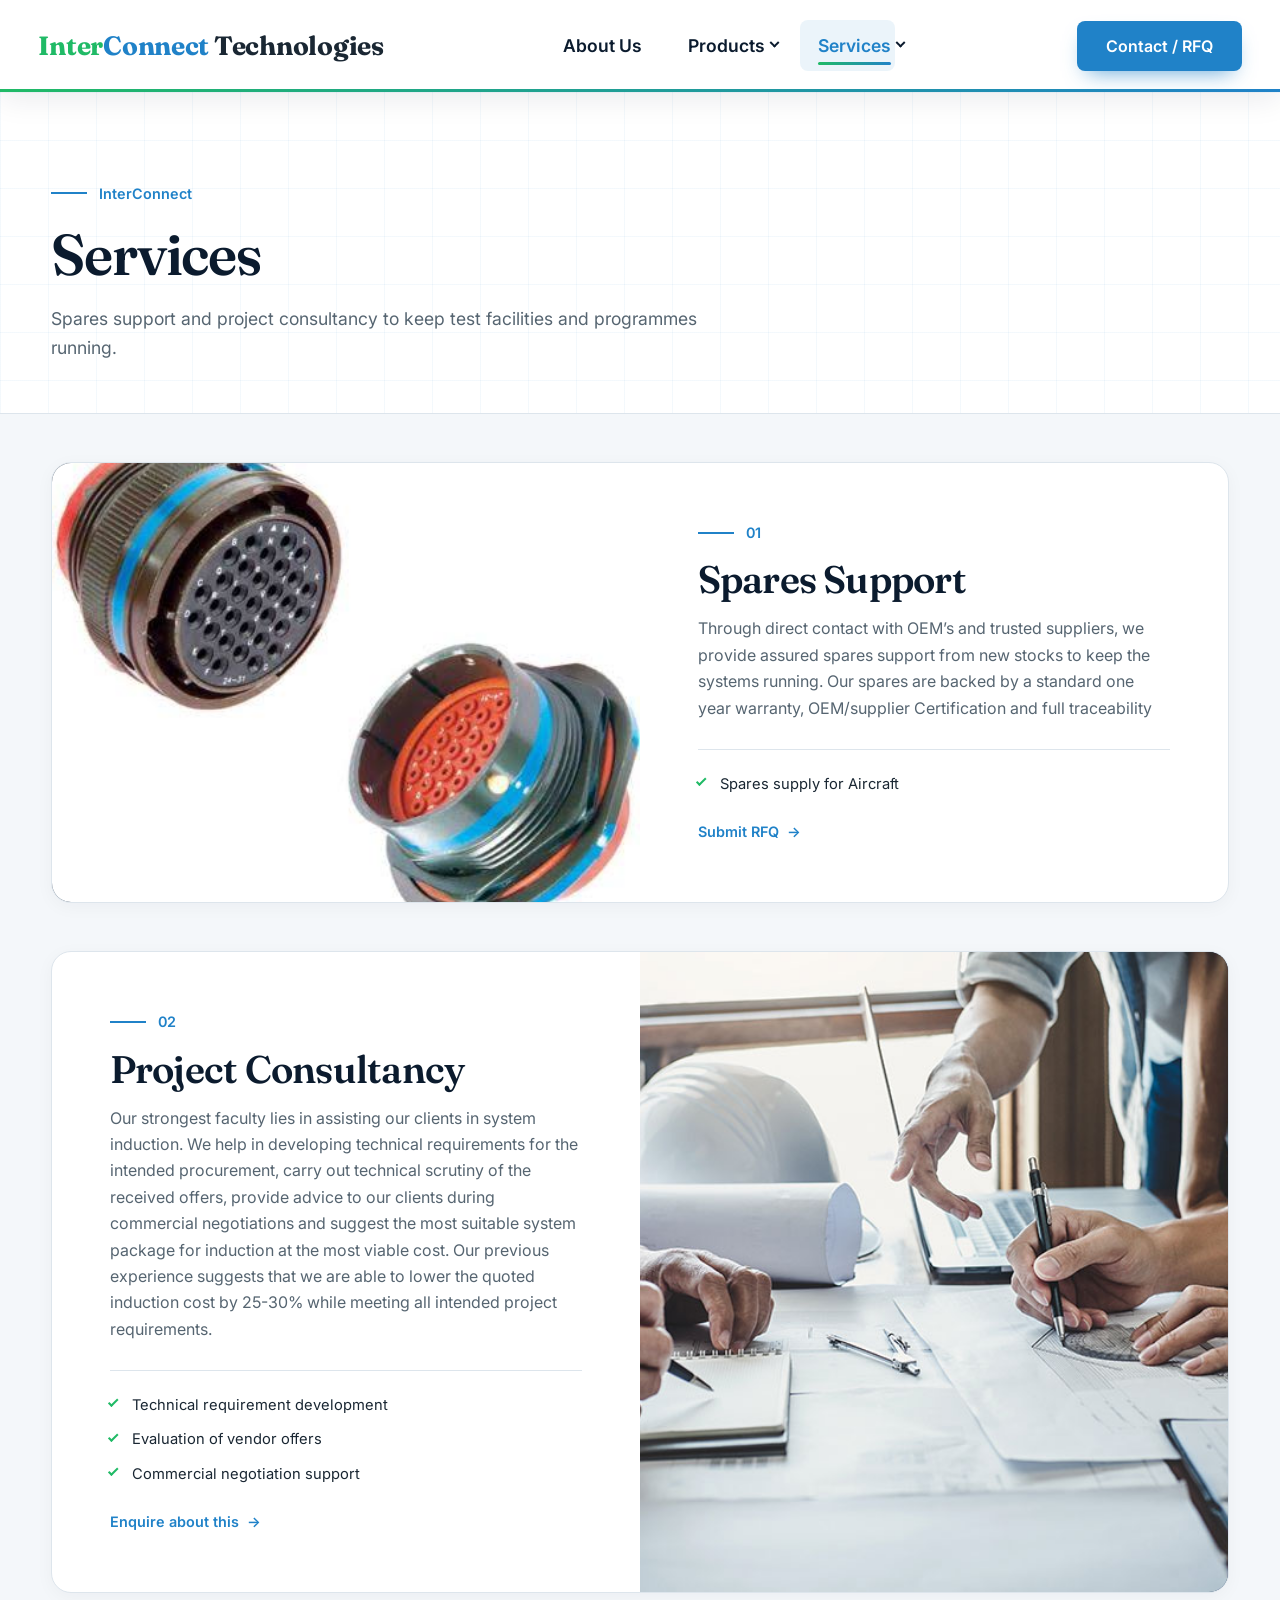
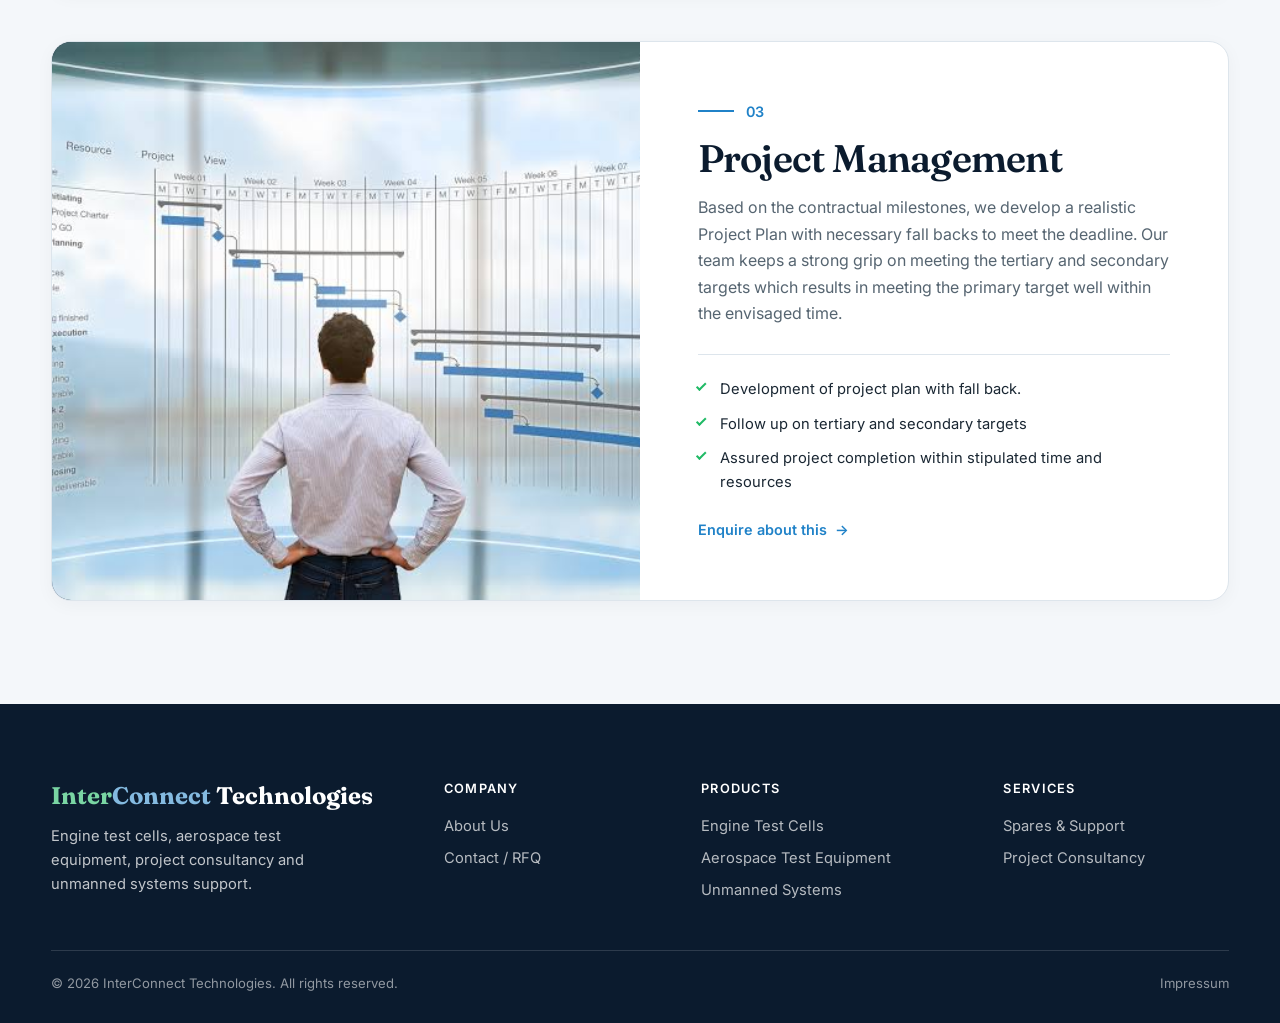
<file: services.html>
<!DOCTYPE html>
<html lang="en">
<head>
    <meta charset="UTF-8">
    <meta name="viewport" content="width=device-width, initial-scale=1.0">
    <meta name="description" content="Spares, support and project consultancy and management to keep test facilities and programmes running.">
    <meta name="theme-color" content="#2082c8">
    <title>Services | InterConnect Technologies</title>
    <script>document.documentElement.classList.add('js');</script>
    <link rel="preconnect" href="https://fonts.googleapis.com">
    <link rel="preconnect" href="https://fonts.gstatic.com" crossorigin>
    <link href="https://fonts.googleapis.com/css2?family=Fraunces:opsz,wght@9..144,500;9..144,600&family=Inter:wght@400;500;600;700&display=swap" rel="stylesheet">
    <link rel="stylesheet" href="css/style.css?v=18">
</head>
<body>
    <nav class="navbar" aria-label="Main">
        <div class="nav-container-full">
            <a href="index.html" class="logo-text"><span class="lg-i">Inter</span><span class="lg-c">Connect</span> Technologies</a>
            <ul class="nav-links" id="nav-links">
                <li><a href="about.html">About Us</a></li>
                <li class="has-sub"><a href="products.html">Products</a><button class="sub-toggle" type="button" aria-expanded="false" aria-label="Products submenu"><i class="caret" aria-hidden="true"></i></button>
                    <ul class="sub-menu">
                        <li><a href="products.html#engine">Engine Test Cells</a></li>
                        <li><a href="products.html#equipment">Aerospace Test Equipment</a></li>
                        <li><a href="products.html#unmanned">Unmanned Systems</a></li>
                    </ul></li>
                <li class="has-sub"><a href="services.html" class="active" aria-current="page">Services</a><button class="sub-toggle" type="button" aria-expanded="false" aria-label="Services submenu"><i class="caret" aria-hidden="true"></i></button>
                    <ul class="sub-menu">
                        <li><a href="services.html#spares">Spares Support</a></li>
                        <li><a href="services.html#consultancy">Project Consultancy</a></li>
                    </ul></li>
            </ul>
            <div class="nav-right"><a href="contact.html" class="btn btn-primary btn-nav">Contact / RFQ</a></div>
            <button class="nav-toggle" aria-label="Toggle menu" aria-expanded="false" aria-controls="nav-links"><span></span></button>
        </div>
    </nav>
    <header class="page-head"><div class="container">
        <p class="overline">InterConnect</p>
        <h1>Services</h1>
        <p>Spares support and project consultancy to keep test facilities and programmes running.</p>
    </div></header>
    <main>
    <section class="feature container reveal" id="spares">
        <div class="ph" data-label="Add image: Img/spares-support.jpg"><img src="Img/Mil connectors.jpg" alt="Spares &amp; Support" onerror="this.style.display='none'"></div>
        <div>
            <p class="overline">01</p>
            <h2>Spares Support</h2>
            <p>Through direct contact with OEM’s and trusted suppliers, we provide assured spares support from new stocks to keep the systems running. Our spares are backed by a standard one year warranty, OEM/supplier Certification and full traceability</p>
            <ul class="card-list"><li>Spares supply for Aircraft</li></ul>
            <a class="card-link" href="contact.html?type=requirement&amp;area=Spares%20%26%20Support">Submit RFQ <span aria-hidden="true">&rarr;</span></a>
        </div>
    </section>
    <section class="feature container reveal" id="consultancy">
        <div class="ph" data-label="Add image: Img/Engine Test Cell pic.jpg"><img src="Img/Project Planning.jpg" alt="Project Consultancy &amp; Management" onerror="this.style.display='none'"></div>
        <div>
            <p class="overline">02</p>
            <h2>Project Consultancy</h2>
            <p>Our strongest faculty lies in assisting our clients in system induction. We help in developing technical requirements for the intended procurement, carry out technical scrutiny of the received offers, provide advice to our clients during commercial negotiations and suggest the most suitable system package for induction at the most viable cost. Our previous experience suggests that we are able to lower the quoted induction cost by 25-30% while meeting all intended project requirements.</p>
            <ul class="card-list"><li>Technical requirement development</li><li>Evaluation of vendor offers</li><li>Commercial negotiation support</li></ul>
            <a class="card-link" href="contact.html?type=requirement&amp;area=Project%20Consultancy%20%26%20Management">Enquire about this <span aria-hidden="true">&rarr;</span></a>
        </div>
    </section>
    <section class="feature container reveal" id="management">
        <div class="ph" data-label="Add image: Img/Engine Test Cell pic.jpg"><img src="Img/Project Manager.jpg" alt="Project Consultancy &amp; Management" onerror="this.style.display='none'"></div>
        <div>
            <p class="overline">03</p>
            <h2>Project Management</h2>
            <p>Based on the contractual milestones, we develop a realistic Project Plan with necessary fall backs to meet the deadline. Our team keeps a strong grip on meeting the tertiary and secondary targets which results in meeting the primary target well within the envisaged time.</p>
            <ul class="card-list"><li>Development of project plan with fall back.</li><li>Follow up on tertiary and secondary targets</li><li>Assured project completion within stipulated time and resources</li></ul>
            <a class="card-link" href="contact.html?type=requirement&amp;area=Project%20Consultancy%20%26%20Management">Enquire about this <span aria-hidden="true">&rarr;</span></a>
        </div>
    </section>
    </main>
    <footer class="site-footer">
        <div class="container foot-grid">
            <div class="foot-brand">
                <div class="footer-logo"><span class="lg-i">Inter</span><span class="lg-c">Connect</span> Technologies</div>
                <p>Engine test cells, aerospace test equipment, project consultancy and unmanned systems support.</p>
            </div>
            <div><h4>Company</h4><a href="about.html">About Us</a><a href="contact.html">Contact / RFQ</a></div>
            <div><h4>Products</h4><a href="products.html#engine">Engine Test Cells</a><a href="products.html#equipment">Aerospace Test Equipment</a><a href="products.html#unmanned">Unmanned Systems</a></div>
            <div><h4>Services</h4><a href="services.html#spares">Spares &amp; Support</a><a href="services.html#consultancy">Project Consultancy</a></div>
        </div>
        <div class="container foot-base">
            <p class="copyright">&copy; <span id="year"></span> InterConnect Technologies. All rights reserved.</p>
            <a href="#">Impressum</a>
        </div>
    </footer>
    <script src="js/script.js?v=8"></script>
</body>
</html>
</file>
<file: css/style.css>
:root {
  --teal: #2082c8;
  --green: #20ba66;
  --green-lt: #79d5a3;
  --blue-lt: #84bae0;
  --teal-dark: #175d90;
  --ink: #0b1b2e;
  --ink-2: #1b3550;
  --text: #1a2733;
  --muted: #566571;
  --line: #dde5ec;
  --paper: #f4f7fa;
  --white: #fff;
  --ease: cubic-bezier(.2, .7, .2, 1);
  --nav-h: 84px;
}
*, *::before, *::after { margin: 0; padding: 0; box-sizing: border-box; }
html { scroll-behavior: smooth; }
body {
  font-family: 'Inter', system-ui, sans-serif;
  color: var(--text); background: var(--paper);
  line-height: 1.65; overflow-x: hidden; -webkit-font-smoothing: antialiased;
}
h1, h2, h3 { font-family: 'Fraunces', Georgia, serif; font-weight: 600; line-height: 1.12; letter-spacing: -.02em; }
img { max-width: 100%; display: block; }
a { color: inherit; }
:focus-visible { outline: 2px solid var(--teal); outline-offset: 3px; border-radius: 4px; }
[id] { scroll-margin-top: calc(var(--nav-h) + 16px); }
.container { width: min(92%, 1240px); margin-inline: auto; }
.text-center { text-align: center; }
.justify-center { justify-content: center; }

/* Loader (pure CSS exit, works without JS) */
#startup-loader {
  position: fixed; inset: 0; z-index: 9999; background: var(--ink);
  display: grid; place-items: center;
  animation: loaderOut .7s var(--ease) 1.5s forwards;
}
.loader-content { text-align: center; padding: 0 20px; }
.loader-logo { font-size: clamp(1.5rem, 4vw, 2.1rem); color: #fff; margin-bottom: 22px; animation: fadeIn .8s ease both; }
.loader-logo span { color: #84bae0; }
.progress-bar { width: min(220px, 60vw); height: 2px; background: rgba(255,255,255,.15); margin: 0 auto; overflow: hidden; }
.progress { height: 100%; width: 0; background: #84bae0; animation: load 1.4s var(--ease) forwards; }
@keyframes load { to { width: 100%; } }
@keyframes loaderOut { to { opacity: 0; visibility: hidden; } }
@keyframes fadeIn { from { opacity: 0; } to { opacity: 1; } }
@keyframes rise { from { opacity: 0; transform: translateY(28px); } to { opacity: 1; transform: none; } }

/* Hero load sequence: the one orchestrated moment */
.rise { opacity: 0; animation: rise .9s var(--ease) forwards; animation-delay: calc(.1s + var(--d, 0s)); }
.navbar.rise { animation-name: fadeIn; }

/* Scroll reveal */
.js .reveal { opacity: 0; transform: translateY(24px); transition: opacity .8s var(--ease), transform .8s var(--ease); }
.js .reveal.active { opacity: 1; transform: none; }
.js .reveal.delay-1 { transition-delay: .12s; }

/* Buttons */
.btn {
  display: inline-flex; align-items: center; justify-content: center; gap: 8px;
  padding: 13px 26px; font: 600 .92rem 'Inter', sans-serif; text-decoration: none;
  border-radius: 8px; border: 1px solid transparent; cursor: pointer;
  transition: background .25s, color .25s, border-color .25s, transform .25s var(--ease);
}
.btn:hover { transform: translateY(-2px); }
.btn-primary { background: var(--teal); color: #fff; }
.btn-primary:hover { background: var(--teal-dark); }
.btn-secondary { background: transparent; color: var(--ink); border-color: #b9c5d0; }
.btn-secondary:hover { border-color: var(--teal); color: var(--teal); }
.btn-light { background: #fff; color: var(--ink); }
.btn-light:hover { background: #e8f2f9; }
.btn-ghost { background: transparent; color: #fff; border-color: rgba(255,255,255,.4); }
.btn-ghost:hover { border-color: #fff; }

/* Navbar */
.navbar {
  position: sticky; top: 0; z-index: 100; height: var(--nav-h);
  background: rgba(255,255,255,.82); backdrop-filter: saturate(160%) blur(14px);
  -webkit-backdrop-filter: saturate(160%) blur(14px);
  border-bottom: 1px solid transparent; transition: border-color .3s, box-shadow .3s;
}
.navbar.scrolled { border-color: var(--line); box-shadow: 0 6px 24px rgba(11,27,46,.06); }
.nav-container-full { height: 100%; display: flex; align-items: center; justify-content: space-between; gap: 24px; padding: 0 clamp(20px, 3vw, 44px); }
.logo-text { font: 700 1.65rem 'Fraunces', Georgia, serif; text-decoration: none; letter-spacing: -.01em; white-space: nowrap; }
.logo-accent { color: var(--teal); }
.nav-links { display: flex; list-style: none; gap: 4px; }
.nav-links a {
  display: block; padding: 8px 14px; font-size: .88rem; font-weight: 500; color: var(--muted);
  text-decoration: none; border-radius: 8px; position: relative; white-space: nowrap; transition: color .25s, background .25s;
}
.nav-links a:hover { color: var(--ink); background: rgba(32,130,200,.07); }
.nav-links a.active { color: var(--teal); }
.nav-links a.active::after { content: ""; position: absolute; left: 14px; right: 14px; bottom: 2px; height: 2px; background: var(--teal); border-radius: 2px; }
.btn-nav { padding: 10px 20px; font-size: .85rem; white-space: nowrap; }
.nav-toggle { display: none; width: 44px; height: 44px; background: none; border: 1px solid var(--line); border-radius: 8px; cursor: pointer; place-items: center; }
.nav-toggle span, .nav-toggle span::before, .nav-toggle span::after { display: block; width: 18px; height: 2px; background: var(--ink); border-radius: 2px; transition: transform .3s var(--ease), background .3s; }
.nav-toggle span { position: relative; }
.nav-toggle span::before, .nav-toggle span::after { content: ""; position: absolute; left: 0; }
.nav-toggle span::before { top: -6px; }
.nav-toggle span::after { top: 6px; }
.nav-toggle[aria-expanded="true"] span { background: transparent; }
.nav-toggle[aria-expanded="true"] span::before { transform: translateY(6px) rotate(45deg); }
.nav-toggle[aria-expanded="true"] span::after { transform: translateY(-6px) rotate(-45deg); }

/* Image placeholders (a real image covers them once added) */
.ph { position: relative; overflow: hidden; background: linear-gradient(135deg, #0d1e33, #1d3f63); }
.ph::before {
  content: attr(data-label); position: absolute; inset: 0; display: grid; place-items: center; padding: 16px;
  color: rgba(255,255,255,.5); font-size: .8rem; text-align: center;
  background-image: linear-gradient(rgba(255,255,255,.06) 1px, transparent 1px), linear-gradient(90deg, rgba(255,255,255,.06) 1px, transparent 1px);
  background-size: 32px 32px;
}
.ph img { position: absolute; inset: 0; width: 100%; height: 100%; object-fit: cover; transition: transform .8s var(--ease); }

/* Hero */
.hero {
  padding: clamp(48px, 7vw, 100px) 0 clamp(56px, 8vw, 110px);
  background:
    linear-gradient(rgba(32,130,200,.05) 1px, transparent 1px) 0 0 / 48px 48px,
    linear-gradient(90deg, rgba(32,130,200,.05) 1px, transparent 1px) 0 0 / 48px 48px,
    var(--white);
  border-bottom: 1px solid var(--line);
}
.hero-split { display: grid; grid-template-columns: 1.05fr .95fr; gap: clamp(32px, 5vw, 80px); align-items: center; }
.overline { color: var(--teal); font-size: .9rem; font-weight: 600; margin-bottom: 18px; display: flex; align-items: center; gap: 12px; }
.overline::before { content: ""; width: 36px; height: 2px; background: var(--teal); }
.hero-text h1 { font-size: clamp(2.3rem, 1.1rem + 3.6vw, 3.8rem); color: var(--ink); margin-bottom: 24px; }
.hero-desc { font-size: clamp(1.02rem, .95rem + .3vw, 1.2rem); color: var(--muted); max-width: 54ch; margin-bottom: 28px; }
.stats-grid { display: grid; grid-template-columns: 1fr 1fr; border: 1px solid var(--line); border-radius: 12px; background: rgba(255,255,255,.8); margin-bottom: 40px; max-width: 520px; }
.stat-item { padding: 20px 24px; }
.stat-item + .stat-item { border-left: 1px solid var(--line); }
.stat-number { display: block; font: 600 2.2rem/1 'Fraunces', Georgia, serif; color: var(--teal); margin-bottom: 8px; }
.stat-number small { font: 500 .95rem 'Inter', sans-serif; color: var(--muted); margin-left: 4px; }
.stat-text { font-size: .88rem; color: var(--muted); line-height: 1.4; display: block; }
.hero-tagline { color: var(--teal); font-weight: 600; font-size: .95rem; margin-bottom: 16px; }
.hero-points { list-style: none; display: grid; gap: 14px; max-width: 58ch; margin-bottom: 40px; font-size: .96rem; line-height: 1.55; color: var(--text); }
.hero-points li { position: relative; padding-left: 22px; }
.hero-points li::before { content: ""; position: absolute; left: 1px; top: .62em; width: 6px; height: 6px; border-top: 2px solid var(--teal); border-right: 2px solid var(--teal); transform: rotate(45deg); }
.hero-cta { display: flex; flex-wrap: wrap; gap: 12px; }

.hero-img-wrapper { aspect-ratio: 4 / 4.4; border-radius: 6px; box-shadow: 0 30px 60px -20px rgba(11,27,46,.35); }
.hero-img-wrapper::after { /* offset outline frame */
  content: ""; position: absolute; inset: 14px; border: 1px solid rgba(255,255,255,.35); border-radius: 2px; pointer-events: none; z-index: 2;
}
.hero-img-wrapper:hover img { transform: scale(1.04); }
.img-overlay-badge {
  position: absolute; left: 28px; bottom: 28px; z-index: 3; padding: 8px 14px; border-radius: 6px;
  background: rgba(11,27,46,.8); backdrop-filter: blur(8px); color: #fff; font-size: .82rem; font-weight: 500;
}

/* Business areas */
.business-areas { padding: clamp(64px, 9vw, 120px) 0; }
.section-header { max-width: 720px; margin-bottom: clamp(36px, 5vw, 64px); }
.section-header h2 { font-size: clamp(1.9rem, 1.2rem + 2.4vw, 3rem); color: var(--ink); margin-bottom: 18px; }
.section-header p { color: var(--muted); font-size: 1.05rem; max-width: 62ch; }

.card-grid { display: grid; grid-template-columns: repeat(auto-fit, minmax(min(100%, 420px), 1fr)); gap: clamp(20px, 2.4vw, 32px); }
.card {
  background: var(--white); border: 1px solid var(--line); border-radius: 14px; overflow: hidden;
  display: flex; flex-direction: column;
  transition: transform .45s var(--ease), box-shadow .45s var(--ease), border-color .3s;
}
.card:hover { transform: translateY(-8px); box-shadow: 0 28px 50px -22px rgba(11,27,46,.28); border-color: rgba(32,130,200,.35); }
.card .ph { aspect-ratio: 16 / 9; }
.card:hover .ph img { transform: scale(1.06); }
.card-body { padding: clamp(24px, 3vw, 36px); display: flex; flex-direction: column; flex-grow: 1; }
.card-top { display: flex; justify-content: space-between; align-items: center; margin-bottom: 18px; }
.card .icon { width: 44px; height: 44px; display: grid; place-items: center; border-radius: 10px; background: rgba(32,130,200,.09); color: var(--teal); font-size: 1.3rem; }
.card .arrow { color: var(--muted); font-size: 1.3rem; transition: transform .35s var(--ease), color .3s; }
.card:hover .arrow { transform: translateX(6px); color: var(--teal); }
.card h3 { font-size: 1.45rem; margin-bottom: 12px; color: var(--ink); }
.card p { color: var(--muted); font-size: .98rem; }

.card-list { margin-top: auto; padding-top: 20px; list-style: none; display: grid; gap: 8px; color: #fff; font-size: .92rem; }
.card-list li { position: relative; padding-left: 22px; }
.card-list li::before { content: ""; position: absolute; left: 0; top: .55em; width: 10px; height: 5px; border-left: 2px solid #fff; border-bottom: 2px solid #fff; transform: rotate(-45deg) translateY(-50%); }

/* Team */
.team-section { padding: clamp(64px, 8vw, 110px) 0; background: var(--white); border-block: 1px solid var(--line); }
.team-section h2 { font-size: clamp(1.9rem, 1.2rem + 2vw, 2.6rem); color: var(--ink); text-align: center; margin-bottom: clamp(32px, 4vw, 56px); }
.team-grid { display: grid; grid-template-columns: repeat(auto-fit, minmax(min(100%, 340px), 1fr)); gap: 24px; max-width: 900px; margin: 0 auto; }
.team-member { padding: 32px; border: 1px solid var(--line); border-radius: 14px; background: var(--paper); transition: border-color .3s, transform .4s var(--ease); }
.team-member:hover { border-color: rgba(32,130,200,.4); transform: translateY(-4px); }
.avatar { width: 64px; height: 64px; border-radius: 50%; display: grid; place-items: center; margin-bottom: 20px; background: var(--ink); color: #fff; font: 600 1.2rem 'Fraunces', Georgia, serif; }
.team-member h3 { font-size: 1.35rem; color: var(--ink); }
.team-member h4 { font: 600 .92rem 'Inter', sans-serif; color: var(--teal); margin: 4px 0 14px; letter-spacing: 0; }
.team-member p { color: var(--muted); font-size: .96rem; }

/* Bottom CTA */
.bottom-cta { padding: clamp(56px, 8vw, 110px) 0; }
.cta-panel {
  background: var(--ink); color: #fff; border-radius: 20px; padding: clamp(40px, 7vw, 88px) clamp(24px, 5vw, 64px);
  position: relative; overflow: hidden;
}
.cta-panel::before { content: ""; position: absolute; width: 520px; height: 520px; right: -160px; top: -200px; border-radius: 50%; border: 1px solid rgba(132,186,224,.25); box-shadow: 0 0 0 60px rgba(132,186,224,.04), 0 0 0 120px rgba(132,186,224,.03); }
.cta-panel > * { position: relative; }
.bottom-cta h2 { font-size: clamp(1.9rem, 1.2rem + 2.8vw, 3.2rem); margin-bottom: 20px; }
.bottom-cta p { max-width: 60ch; margin: 0 auto 36px; color: rgba(255,255,255,.72); font-size: 1.05rem; }

/* Footer */
footer { padding: 36px 0; background: var(--white); border-top: 1px solid var(--line); }
.footer-content { display: flex; flex-wrap: wrap; justify-content: space-between; align-items: center; gap: 20px; }
.footer-logo { font: 700 1.1rem 'Fraunces', Georgia, serif; margin-bottom: 6px; }
.copyright { font-size: .82rem; color: var(--muted); }
.footer-right { display: flex; gap: 24px; }
.footer-right a { font-size: .85rem; font-weight: 500; color: var(--muted); text-decoration: none; transition: color .25s; }
.footer-right a:hover { color: var(--teal); }

/* Responsive */
@media (max-width: 1120px) {
  .nav-toggle { display: grid; }
  .nav-right { display: none; }
  .nav-container-full { justify-content: space-between; }
  .nav-links {
    position: absolute; top: var(--nav-h); left: 0; right: 0; flex-direction: column; gap: 2px; padding: 12px 20px 20px;
    background: rgba(255,255,255,.98); border-bottom: 1px solid var(--line); box-shadow: 0 20px 30px rgba(11,27,46,.08);
    opacity: 0; visibility: hidden; transform: translateY(-8px); transition: opacity .3s, transform .3s var(--ease), visibility .3s;
  }
  .nav-links.open { opacity: 1; visibility: visible; transform: none; }
  .nav-links a { padding: 14px 12px; font-size: 1rem; }
  .nav-links a.active::after { display: none; }
  .nav-links a.active { background: rgba(32,130,200,.08); }
}
@media (max-width: 900px) {
  .hero-split { grid-template-columns: 1fr; }
  .hero-img-wrapper { aspect-ratio: 16 / 11; }
}
@media (max-width: 520px) {
  .stat-item { padding: 16px; }
  .stat-number { font-size: 1.8rem; }
  .hero-cta .btn, .cta-panel .btn { width: 100%; }
  .footer-content { flex-direction: column; align-items: flex-start; }
}
@media (prefers-reduced-motion: reduce) {
  *, *::before, *::after { animation-duration: .01ms !important; animation-delay: 0s !important; transition-duration: .01ms !important; scroll-behavior: auto !important; }
}
/* Contact / RFQ page */
.contact-page { padding: clamp(40px, 6vw, 88px) 0 clamp(56px, 8vw, 110px); background: linear-gradient(rgba(32,130,200,.05) 1px, transparent 1px) 0 0 / 48px 48px, linear-gradient(90deg, rgba(32,130,200,.05) 1px, transparent 1px) 0 0 / 48px 48px, var(--white); }
.contact-wrap { display: grid; grid-template-columns: .8fr 1.2fr; gap: clamp(28px, 5vw, 72px); align-items: start; }
.contact-intro { position: sticky; top: calc(var(--nav-h) + 32px); }
.contact-intro h1 { font-size: clamp(2rem, 1.2rem + 2.8vw, 3.1rem); color: var(--ink); margin-bottom: 20px; }
.contact-intro p { color: var(--muted); margin-bottom: 20px; max-width: 46ch; }
.contact-intro .hero-points { margin-bottom: 0; }
.form-card { background: var(--white); border: 1px solid var(--line); border-radius: 16px; padding: clamp(22px, 4vw, 40px); box-shadow: 0 30px 60px -30px rgba(11,27,46,.25); }
.type-switch { display: grid; grid-template-columns: 1fr 1fr; gap: 6px; padding: 5px; background: var(--paper); border: 1px solid var(--line); border-radius: 10px; margin-bottom: 26px; }
.type-switch input { position: absolute; opacity: 0; pointer-events: none; }
.type-switch label { text-align: center; padding: 11px 8px; border-radius: 7px; font-weight: 600; font-size: .9rem; color: var(--muted); cursor: pointer; transition: background .25s, color .25s; }
.type-switch input:checked + label { background: var(--teal); color: #fff; }
.type-switch input:focus-visible + label { outline: 2px solid var(--teal); outline-offset: 2px; }
.form-grid { display: grid; grid-template-columns: 1fr 1fr; gap: 18px; }
.field { display: flex; flex-direction: column; gap: 6px; }
.field.full { grid-column: 1 / -1; }
.field label { font-size: .85rem; font-weight: 600; color: var(--ink); }
.field input, .field select, .field textarea { font: inherit; font-size: .95rem; padding: 11px 13px; border: 1px solid #b9c5d0; border-radius: 8px; background: #fff; color: var(--text); transition: border-color .2s, box-shadow .2s; }
.field textarea { min-height: 120px; resize: vertical; }
.field input:focus, .field select:focus, .field textarea:focus { outline: none; border-color: var(--teal); box-shadow: 0 0 0 3px rgba(32,130,200,.15); }
.field.invalid input, .field.invalid select, .field.invalid textarea { border-color: #b3261e; }
.err { color: #b3261e; font-size: .8rem; }
[hidden] { display: none !important; }
.hp { position: absolute; left: -9999px; }
.consent { display: flex; gap: 10px; align-items: flex-start; font-size: .85rem; color: var(--muted); }
.consent input { margin-top: 4px; accent-color: var(--teal); }
.form-actions { margin-top: 24px; display: flex; flex-wrap: wrap; gap: 14px; align-items: center; }
.btn[disabled] { opacity: .6; cursor: progress; transform: none; }
.form-status { margin-top: 18px; font-size: .92rem; }
.form-status.error { color: #b3261e; }
.form-status a { color: var(--teal); font-weight: 600; }
.form-success { text-align: center; padding: 24px 0; }
.form-success h2 { font-size: 1.8rem; color: var(--ink); margin-bottom: 12px; }
.form-success p { color: var(--muted); margin-bottom: 24px; }
@media (max-width: 900px) { .contact-wrap { grid-template-columns: 1fr; } .contact-intro { position: static; } }
@media (max-width: 560px) { .form-grid { grid-template-columns: 1fr; } .form-actions .btn { width: 100%; } }

/* Business cards: refined */
.card { border-radius: 16px; }
.card:hover { transform: translateY(-6px); }
.card .ph { aspect-ratio: 16 / 8; }
.card-body { padding: clamp(24px, 3vw, 34px); }
.card-top { margin-bottom: 22px; }
.card .icon { width: 50px; height: 50px; border-radius: 12px; transition: background .3s, color .3s, transform .4s var(--ease); }
.card:hover .icon { transform: rotate(-6deg); }
.card-num { font: 600 .85rem 'Fraunces', Georgia, serif; letter-spacing: .12em; color: #9aabae; }
.card h3 { font-size: 1.5rem; margin-bottom: 12px; }
.card p { margin-bottom: 24px; line-height: 1.65; }
.card-list { margin-top: auto; padding-top: 20px; border-top: 1px solid var(--line); gap: 10px; }
.card-link { display: inline-flex; align-items: center; gap: 8px; margin-top: 24px; font-size: .9rem; font-weight: 600; color: var(--teal); text-decoration: none; align-self: flex-start; }
.card-link span { transition: transform .35s var(--ease); }
.card-link:hover span { transform: translateX(5px); }
.card-link:hover { text-decoration: underline; text-underline-offset: 4px; }

/* Cards: any card turns teal on hover / keyboard focus */
.card .card-list { color: var(--text); transition: color .4s var(--ease), border-color .4s var(--ease); }
.card .card-list li::before { border-color: var(--green); transition: border-color .4s var(--ease); }
.card h3, .card p, .card .card-num, .card .card-link { transition: color .4s var(--ease); }
.card .icon { transition: background-color .4s var(--ease), color .4s var(--ease), transform .5s var(--ease); }
.card .ph::after { content: ""; position: absolute; inset: 0; z-index: 1; pointer-events: none; opacity: 0; transition: opacity .5s var(--ease); background: linear-gradient(to top, rgba(32,130,200,.55), transparent 65%); }
/* lift uses "translate" so it never fights the scroll-reveal "transform" */
.card, .js .card.reveal { transition: opacity .8s var(--ease), transform .8s var(--ease), translate .5s var(--ease), background-color .45s var(--ease), border-color .45s var(--ease), box-shadow .55s var(--ease); transition-delay: 0s; }
.js .card.reveal.delay-1 { transition-delay: .12s, .12s, 0s, 0s, 0s, 0s; }
.card:is(:hover, :focus-within) { transform: none; translate: 0 -8px; background: var(--teal); border-color: var(--teal); box-shadow: 0 32px 50px -26px rgba(32,130,200,.6); }
.card:is(:hover, :focus-within) .ph::after { opacity: 1; }
.card:is(:hover, :focus-within) h3, .card:is(:hover, :focus-within) .card-link { color: #fff; }
.card:is(:hover, :focus-within) p { color: rgba(255,255,255,.88); }
.card:is(:hover, :focus-within) .card-num { color: rgba(255,255,255,.6); }
.card:is(:hover, :focus-within) .icon { background: rgba(255,255,255,.16); color: #fff; }
.card:is(:hover, :focus-within) .card-list { color: #fff; border-color: rgba(255,255,255,.22); }
.card:is(:hover, :focus-within) .card-list li::before { border-color: #fff; }

/* Landing page */
.landing { background: var(--ink); }
.stage { min-height: calc(100vh - var(--nav-h)); display: flex; flex-direction: column; align-items: center; justify-content: center; gap: 20px; padding: 48px 0 64px; text-align: center; background: radial-gradient(60% 50% at 50% 0%, rgba(32,130,200,.35), transparent 70%), linear-gradient(rgba(255,255,255,.04) 1px, transparent 1px) 0 0 / 48px 48px, linear-gradient(90deg, rgba(255,255,255,.04) 1px, transparent 1px) 0 0 / 48px 48px; }
.stage-logo { font-size: clamp(2.4rem, 1rem + 5.6vw, 5.6rem); color: #fff; max-width: 16ch; }
.stage-logo .lg-i { color: var(--green-lt); } .stage-logo .lg-c { color: var(--blue-lt); }
.stage-tag { color: rgba(255,255,255,.7); font-size: clamp(1rem, .9rem + .4vw, 1.25rem); margin-bottom: 20px; }
.stage-imgs { display: grid; grid-template-columns: 1fr 1fr; gap: 20px; width: min(92%, 1000px); }
.stage-imgs .ph { aspect-ratio: 16 / 10; border-radius: 12px; box-shadow: 0 30px 60px -24px rgba(0,0,0,.6); }
@media (max-width: 640px) { .stage-imgs { grid-template-columns: 1fr; } }
/* Products / Services pages */
.page-head { padding: clamp(48px, 7vw, 96px) 0 clamp(32px, 4vw, 56px); background: linear-gradient(rgba(32,130,200,.05) 1px, transparent 1px) 0 0 / 48px 48px, linear-gradient(90deg, rgba(32,130,200,.05) 1px, transparent 1px) 0 0 / 48px 48px, var(--white); border-bottom: 1px solid var(--line); }
.page-head h1 { font-size: clamp(2.2rem, 1.1rem + 3.4vw, 3.6rem); color: var(--ink); margin-bottom: 16px; }
.page-head p:not(.overline) { color: var(--muted); font-size: 1.1rem; max-width: 60ch; }
.feature { display: grid; grid-template-columns: 1fr 1fr; gap: clamp(24px, 5vw, 72px); align-items: center; padding-block: clamp(40px, 6vw, 80px); }
.feature + .feature { border-top: 1px solid var(--line); }
.feature:nth-of-type(even) .ph { order: 2; }
.feature .ph { aspect-ratio: 4 / 3; border-radius: 14px; }
.feature .overline { margin-bottom: 14px; }
.feature h2 { font-size: clamp(1.7rem, 1.2rem + 1.8vw, 2.4rem); color: var(--ink); margin-bottom: 14px; }
.feature p:not(.overline) { color: var(--muted); }
.feature .card-list { color: var(--text); margin-top: 20px; padding-top: 0; }
.feature .card-list li::before { border-color: var(--green); }
@media (max-width: 800px) { .feature { grid-template-columns: 1fr; } .feature:nth-of-type(even) .ph { order: 0; } }

/* Brand wordmark */
.lg-i { color: var(--green); } .lg-c { color: var(--teal); }
.footer-logo .lg-i, .footer-logo .lg-c { font-weight: 700; }
/* More noticeable top menu */
.navbar { background: rgba(255,255,255,.96); border-bottom: 1px solid var(--line); box-shadow: 0 8px 28px rgba(11,27,46,.08); }
.navbar::after { content: ""; position: absolute; left: 0; right: 0; bottom: -1px; height: 3px; background: linear-gradient(90deg, var(--green), var(--teal)); }
.nav-links { gap: 6px; }
.nav-links a { padding: 11px 18px; font-size: 1.02rem; font-weight: 600; color: var(--ink); }
.nav-links a:hover { color: var(--teal); background: rgba(32,130,200,.09); }
.nav-links a.active { color: var(--teal); background: rgba(32,130,200,.09); }
.nav-links a.active::after { left: 18px; right: 18px; bottom: 3px; background: var(--green); }
.sub-menu a { font-size: .95rem; font-weight: 500; }
.btn-nav { padding: 12px 24px; font-size: .95rem; }
@media (max-width: 1120px) { .nav-links a.active::after { display: none; } }
/* Landing: images sit lower */
.stage-imgs { margin-top: clamp(40px, 8vh, 96px); }

/* Dropdown menu (rebuilt) */
.nav-links { align-self: stretch; }
.nav-links > li { display: flex; align-items: center; }
.has-sub { position: relative; border-radius: 8px; transition: background-color .25s; }
.has-sub:hover { background: rgba(32,130,200,.09); }
.has-sub > a { padding-right: 4px; }
.has-sub > a:hover { background: none; }
.sub-toggle { background: none; border: 0; cursor: pointer; color: var(--ink); padding: 12px 12px 12px 2px; display: grid; place-items: center; }
.caret { display: block; width: 7px; height: 7px; border-right: 2px solid currentColor; border-bottom: 2px solid currentColor; transform: rotate(45deg) translate(-2px,-2px); transition: transform .3s var(--ease); }
.has-sub:is(:hover, .open, :has(:focus-visible)) .caret { transform: rotate(225deg) translate(-2px,-2px); color: var(--teal); }
.sub-menu { position: absolute; top: 100%; left: 0; z-index: 2; min-width: 260px; list-style: none; padding: 8px; background: #fff; border: 1px solid var(--line); border-top: 0; border-radius: 0 0 14px 14px; box-shadow: 0 24px 40px -16px rgba(11,27,46,.3); opacity: 0; visibility: hidden; translate: 0 10px; transition: opacity .25s var(--ease), translate .3s var(--ease), visibility .25s; }
.has-sub:is(:hover, .open, :has(:focus-visible)) .sub-menu { opacity: 1; visibility: visible; translate: none; }
.sub-menu a { font-size: .95rem; font-weight: 500; }
.sub-menu a:hover { padding-left: 22px; }
.sub-menu a { transition: color .25s, background .25s, padding .25s var(--ease); }
@media (max-width: 1120px) {
  .nav-links { max-height: calc(100vh - var(--nav-h)); overflow-y: auto; align-self: auto; }
  .nav-links > li { flex-wrap: wrap; }
  .has-sub > a { flex: 1; }
  .sub-toggle { width: 48px; height: 48px; padding: 0; }
  .sub-menu { position: static; display: none; flex-basis: 100%; min-width: 0; padding: 0 0 6px 16px; border: 0; box-shadow: none; background: none; opacity: 1; visibility: visible; translate: none; }
  .has-sub.open .sub-menu { display: block; }
  .sub-menu a:hover { padding-left: 12px; }
}
/* Landing: content sits lower */
.stage { justify-content: flex-start; padding: clamp(80px, 15vh, 170px) 0 90px; }
.stage-imgs { margin-top: clamp(56px, 11vh, 130px); }

/* Landing images: gentle cursor-follow */
.stage-imgs { grid-template-columns: repeat(4, 1fr); width: min(92%, 1240px); gap: 20px; }
.stage-imgs .ph { aspect-ratio: 4 / 3; will-change: transform; transform: perspective(1000px) rotateX(var(--rx, 0deg)) rotateY(var(--ry, 0deg)) translateY(var(--ty, 0px)); transition: transform .7s var(--ease), box-shadow .6s var(--ease), opacity .6s var(--ease); }
.stage-imgs .ph img { transform: translate(var(--px, 0px), var(--py, 0px)) scale(1.05); transition: transform .9s var(--ease); }
@media (hover: hover) {
  .stage-imgs .ph:hover { --ty: -3px; box-shadow: 0 34px 60px -28px rgba(0,0,0,.6); }
  .stage-imgs:has(.ph:hover) .ph:not(:hover) { opacity: .8; }
}
@media (max-width: 900px) { .stage-imgs { grid-template-columns: 1fr 1fr; } }
@media (max-width: 520px) { .stage-imgs { grid-template-columns: 1fr; } }

/* Home: hero, pillars, gallery, stats, process */
.hero-full { position: relative; isolation: isolate; display: flex; align-items: center; text-align: center; min-height: min(90vh, 880px); padding: clamp(80px, 15vh, 170px) 0 clamp(150px, 20vh, 220px); background: var(--ink); }
.hero-bg { position: absolute; inset: 0; z-index: -1; }
.hero-bg::after { content: ""; position: absolute; inset: 0; z-index: 1; background: linear-gradient(180deg, rgba(11,27,46,.6), rgba(11,27,46,.85)); }
.hero-inner { display: flex; flex-direction: column; align-items: center; gap: 22px; }
.hero-inner .stage-logo { max-width: 16ch; }
.hero-inner .stage-tag { margin-bottom: 8px; }
.pillars { position: relative; z-index: 3; display: grid; grid-template-columns: repeat(3, 1fr); margin-top: -110px; box-shadow: 0 34px 60px -30px rgba(0,0,0,.5); }
.pillar { padding: clamp(28px, 3vw, 40px); text-align: center; text-decoration: none; color: #fff; background: var(--teal); display: flex; flex-direction: column; align-items: center; transition: translate .5s var(--ease); }
.pillar:first-child { background: #fff; color: var(--ink); }
.pillar:last-child { background: var(--ink-2); }
.pillar:hover { translate: 0 -5px; }
.pillar h3 { font-size: 1.5rem; margin-bottom: 12px; }
.pillar p { font-size: .96rem; opacity: .9; }
.pill { margin-top: auto; padding: 10px 26px; border-radius: 999px; background: #fff; color: var(--ink); font-weight: 600; font-size: .88rem; }
.pillar p + .pill { margin-top: 22px; }
.pillar:first-child .pill { background: var(--teal); color: #fff; }
.gallery, .process { padding: clamp(64px, 9vw, 120px) 0; }
.gallery .stage-imgs { margin-top: 0; }
.section-head-c { text-align: center; max-width: 720px; margin: 0 auto clamp(32px, 5vw, 56px); padding-inline: 4%; }
.section-head-c h2 { font-size: clamp(1.9rem, 1.2rem + 2.4vw, 3rem); color: var(--ink); }
.section-head-c .overline { margin-bottom: 14px; }
.stage-imgs .ph::after, .feature .ph::after { content: ""; position: absolute; inset: 0; z-index: 1; pointer-events: none; background: linear-gradient(180deg, rgba(11,27,46,.04), rgba(11,27,46,.32)); }
.stats-band { background: linear-gradient(135deg, var(--teal-dark), var(--ink-2)); color: #fff; padding: clamp(48px, 7vw, 88px) 0; }
.stats-row { display: grid; grid-template-columns: repeat(3, 1fr); gap: 32px; text-align: center; }
.stats-row .big { display: block; font: 600 clamp(3rem, 2rem + 3.5vw, 5rem)/1 'Fraunces', Georgia, serif; margin-bottom: 12px; }
.stats-row span:not(.big):not([data-count]) { display: block; color: rgba(255,255,255,.8); max-width: 26ch; margin-inline: auto; }
.process { background: var(--white); border-block: 1px solid var(--line); }
.steps { display: grid; grid-template-columns: repeat(4, 1fr); gap: clamp(20px, 3vw, 40px); }
.step { position: relative; padding-top: 56px; }
.step-n { position: absolute; top: 0; left: 0; font: 600 5rem/1 'Fraunces', Georgia, serif; color: transparent; -webkit-text-stroke: 1.5px rgba(32,130,200,.35); }
.step h3 { font-size: 1.35rem; color: var(--ink); margin-bottom: 10px; }
.step p { color: var(--muted); font-size: .96rem; }
/* Footer */
.site-footer { background: var(--ink); color: rgba(255,255,255,.75); border: 0; padding: clamp(48px, 6vw, 80px) 0 28px; }
.foot-grid { display: grid; grid-template-columns: 1.6fr 1fr 1.2fr 1fr; gap: 32px; }
.site-footer .footer-logo { font-size: 1.5rem; color: #fff; margin-bottom: 14px; }
.site-footer .lg-i { color: var(--green-lt); } .site-footer .lg-c { color: var(--blue-lt); }
.foot-brand p { max-width: 34ch; font-size: .92rem; }
.site-footer h4 { color: #fff; font: 600 .8rem 'Inter', sans-serif; letter-spacing: .1em; text-transform: uppercase; margin-bottom: 14px; }
.site-footer .foot-grid a { display: block; color: rgba(255,255,255,.7); text-decoration: none; font-size: .92rem; padding: 4px 0; transition: color .25s; }
.site-footer a:hover { color: #fff; }
.foot-base { display: flex; flex-wrap: wrap; justify-content: space-between; gap: 12px; margin-top: 44px; padding-top: 22px; border-top: 1px solid rgba(255,255,255,.14); font-size: .82rem; }
.foot-base .copyright { color: rgba(255,255,255,.55); }
.foot-base a { color: rgba(255,255,255,.55); text-decoration: none; }
@media (max-width: 900px) { .steps { grid-template-columns: 1fr 1fr; } .foot-grid { grid-template-columns: 1fr 1fr; } }
@media (max-width: 800px) { .pillars { grid-template-columns: 1fr; margin-top: -70px; } .stats-row { grid-template-columns: 1fr; } }
@media (max-width: 520px) { .steps { grid-template-columns: 1fr; } .hero-inner .btn { width: 100%; } }
/* ===== Navigation polish (animated links, dropdown and CTA) ===== */
:root { --nav-h: 92px; }
/* Fixed height: never resize the bar on scroll (it shifts the page and causes jumping) */
.navbar.scrolled { box-shadow: 0 10px 30px rgba(11,27,46,.12); }
.navbar .btn-nav { position: relative; overflow: hidden; padding: 14px 28px; font-size: 1rem; box-shadow: 0 10px 22px -10px rgba(32,130,200,.75); }
.navbar .btn-nav::after { content: ""; position: absolute; inset: 0; background: linear-gradient(110deg, transparent 35%, rgba(255,255,255,.35) 50%, transparent 65%); translate: -130% 0; animation: navShine 6s ease-in-out 2s infinite; pointer-events: none; }
@keyframes navShine { 0%, 70% { translate: -130% 0; } 100% { translate: 130% 0; } }
@keyframes subIn { from { opacity: 0; translate: 0 -6px; } }

@media (min-width: 1121px) {
  .navbar .nav-links { gap: 10px; }
  .navbar .nav-links > li > a { font-size: 1.1rem; }
  /* Gradient underline that draws in from the left */
  .navbar .nav-links > li > a::after {
    content: ""; display: block; position: absolute; left: 18px; right: 18px; bottom: 6px; height: 3px; border-radius: 3px;
    background: linear-gradient(90deg, var(--green), var(--teal));
    transform: scaleX(0); transform-origin: left; transition: transform .45s var(--ease);
  }
  .navbar .nav-links > li.has-sub > a::after { right: 4px; }
  .navbar .nav-links > li:hover > a::after,
  .navbar .nav-links > li:focus-within > a::after,
  .navbar .nav-links > li > a.active::after { transform: scaleX(1); }

  /* Dropdown: panel eases down, items cascade in */
  .navbar .sub-menu { min-width: 290px; padding: 10px; border-radius: 0 0 16px 16px; transform-origin: top center; scale: 1 .96; translate: 0 8px; transition: opacity .3s var(--ease), translate .4s var(--ease), scale .4s var(--ease), visibility .3s; }
  .navbar .has-sub:is(:hover, .open, :has(:focus-visible)) .sub-menu { scale: 1; translate: none; }
  .navbar .sub-menu li { opacity: 0; translate: -10px 0; transition: opacity .3s var(--ease), translate .4s var(--ease); }
  .navbar .has-sub:is(:hover, .open, :has(:focus-visible)) .sub-menu li { opacity: 1; translate: none; }
  .navbar .has-sub:is(:hover, .open, :has(:focus-visible)) .sub-menu li:nth-child(1) { transition-delay: .06s; }
  .navbar .has-sub:is(:hover, .open, :has(:focus-visible)) .sub-menu li:nth-child(2) { transition-delay: .11s; }
  .navbar .has-sub:is(:hover, .open, :has(:focus-visible)) .sub-menu li:nth-child(3) { transition-delay: .16s; }
  .navbar .sub-menu a { display: flex; align-items: center; justify-content: space-between; gap: 12px; padding: 13px 16px; font-size: 1rem; border-radius: 10px; }
  .navbar .sub-menu a::after { content: "\2192"; color: var(--teal); opacity: 0; translate: -8px 0; transition: opacity .3s, translate .35s var(--ease); }
  .navbar .sub-menu a:hover, .navbar .sub-menu a:focus-visible { padding-left: 22px; color: var(--teal); background: rgba(32,130,200,.09); }
  .navbar .sub-menu a:hover::after, .navbar .sub-menu a:focus-visible::after { opacity: 1; translate: none; }
}
@media (max-width: 1120px) { .has-sub.open .sub-menu { animation: subIn .35s var(--ease); } }
@media (prefers-reduced-motion: reduce) { .navbar .btn-nav::after { animation: none; } }
/* Home gallery: auto-scrolling carousel (10 slots, fades in on the right, out on the left) */
.car-viewport {
  --car-fade: clamp(48px, 10%, 160px);
  overflow-x: auto; overflow-y: hidden; overscroll-behavior-x: contain;
  scrollbar-width: none; -ms-overflow-style: none;
  padding: 8px 0 36px; cursor: grab;
  -webkit-mask-image: linear-gradient(90deg, transparent 0, #000 var(--car-fade), #000 calc(100% - var(--car-fade)), transparent 100%);
          mask-image: linear-gradient(90deg, transparent 0, #000 var(--car-fade), #000 calc(100% - var(--car-fade)), transparent 100%);
}
.car-viewport::-webkit-scrollbar { display: none; }
.js .car-viewport { overflow: hidden; touch-action: pan-y; }
.car-viewport.is-drag { cursor: grabbing; user-select: none; }
.car-track { position: relative; will-change: transform; display: flex; gap: 20px; width: max-content; margin: 0; padding: 0; list-style: none; }
.car-slide { flex: 0 0 clamp(240px, 27vw, 340px); aspect-ratio: 4 / 3; border-radius: 12px; box-shadow: 0 18px 30px -18px rgba(11,27,46,.5); }
.car-slide img { -webkit-user-drag: none; user-select: none; }
.car-slide::after { content: ""; position: absolute; inset: 0; z-index: 1; pointer-events: none; background: linear-gradient(180deg, rgba(11,27,46,.04), rgba(11,27,46,.32)); }
@media (hover: hover) { .car-slide:hover img { transform: scale(1.05); } }

.car-ctrl { display: flex; justify-content: flex-end; gap: 8px; }
.car-btn { width: 44px; height: 44px; display: grid; place-items: center; border-radius: 50%; border: 1px solid var(--line); background: var(--white); color: var(--ink); cursor: pointer; transition: border-color .25s, color .25s, background .25s; }
.car-btn:hover { border-color: var(--teal); color: var(--teal); }
.car-btn svg { display: block; width: 18px; height: 18px; fill: none; stroke: currentColor; stroke-width: 2; stroke-linecap: round; stroke-linejoin: round; }
.car-btn .i-pause, .car-btn .i-play { fill: currentColor; stroke: none; }
.car-btn .i-play { display: none; }
.car-btn[aria-pressed="true"] .i-play { display: block; }
.car-btn[aria-pressed="true"] .i-pause { display: none; }

/* ===== Products / Services: feature blocks become cards (hover animation matches About Us) ===== */
.feature { align-items: stretch; gap: 0; padding: 0; margin-top: clamp(28px, 4vw, 48px); background: var(--white); border: 1px solid var(--line); border-radius: 20px; overflow: hidden; box-shadow: 0 4px 18px rgba(11,27,46,.04); }
main > .feature:last-child { margin-bottom: clamp(56px, 8vw, 110px); }
.feature .ph { aspect-ratio: auto; min-height: 340px; border-radius: 0; }
.feature > div:not(.ph) { align-self: center; padding: clamp(28px, 4.5vw, 64px); }
.feature .ph::after { background: linear-gradient(to top, rgba(32,130,200,.55), transparent 65%); opacity: 0; transition: opacity .5s var(--ease); }

/* Space between the description and the bullets */
.feature .card-list { margin-top: 28px; padding-top: 22px; }
.feature p:not(.overline) + p { margin-top: 12px; }

/* Colour changes ease in with the card */
.feature h2, .feature p, .feature .overline, .feature .card-link, .feature .card-list { transition: color .4s var(--ease), border-color .4s var(--ease); }
.feature .overline::before { transition: background-color .4s var(--ease); }
.feature .card-list li::before { transition: border-color .4s var(--ease); }

/* Lift uses "translate" so it never fights the scroll-reveal "transform" */
.feature, .js .feature.reveal { transition: opacity .8s var(--ease), transform .8s var(--ease), translate .5s var(--ease), background-color .45s var(--ease), border-color .45s var(--ease), box-shadow .55s var(--ease); transition-delay: 0s; }
.feature:is(:hover, :focus-within) { transform: none; translate: 0 -8px; background: var(--teal); border-color: var(--teal); box-shadow: 0 32px 50px -26px rgba(32,130,200,.6); }
.feature:is(:hover, :focus-within) .ph::after { opacity: 1; }
.feature:is(:hover, :focus-within) .ph img { transform: scale(1.06); }
.feature:is(:hover, :focus-within) h2, .feature:is(:hover, :focus-within) .card-link { color: #fff; }
.feature:is(:hover, :focus-within) p:not(.overline) { color: rgba(255,255,255,.88); }
.feature:is(:hover, :focus-within) .overline { color: rgba(255,255,255,.75); }
.feature:is(:hover, :focus-within) .overline::before { background: rgba(255,255,255,.75); }
.feature:is(:hover, :focus-within) .card-list { color: #fff; border-color: rgba(255,255,255,.22); }
.feature:is(:hover, :focus-within) .card-list li::before { border-color: #fff; }
@media (max-width: 800px) { .feature .ph { min-height: 0; aspect-ratio: 16 / 10; } }
</file>
